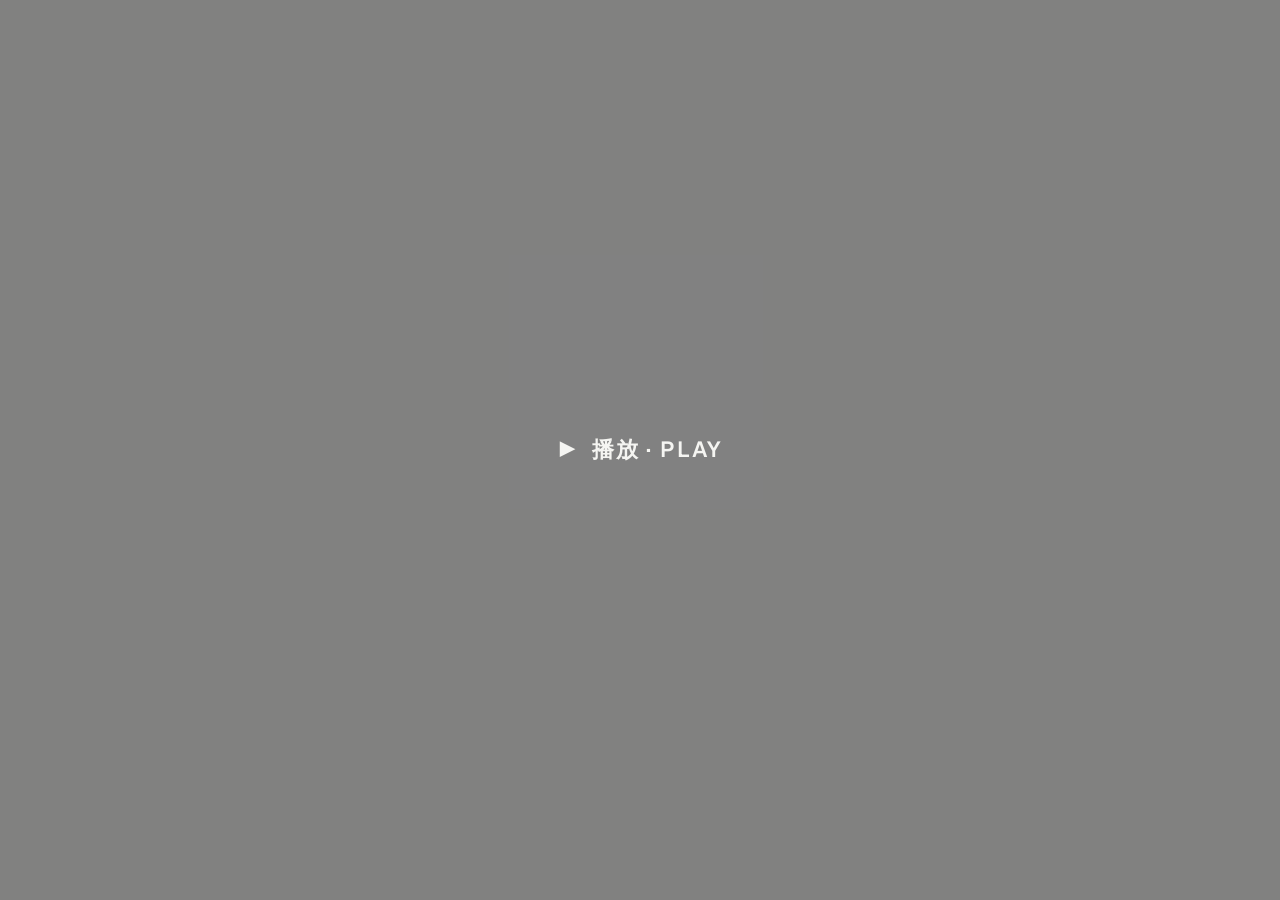
<file: claude-5-5-keynote/index.html>
<!doctype html>
<html lang="zh-CN">
<head>
<meta charset="utf-8">
<meta name="viewport" content="width=device-width, initial-scale=1">
<title>Claude 5.5 Keynote</title>
<link rel="stylesheet" href="fonts/fonts.css">
<style>
  :root {
    --paper: #f5f5f2;
    --ink: #0e0e10;
    --grey: #8b8b87;
    --grey2: #a3a39e;
    --bar1: #d4d4cf;
    --bar2: #e2e2dd;
    --opus: #ff5a1f;
    --sonnet: #2f5bff;
    --haiku: #cdf24f;
    --sans: "Geist", "Noto Sans SC", sans-serif;
    --mono: "Geist Mono", "Noto Sans SC", monospace;
  }
  html, body { margin: 0; height: 100%; background: var(--paper); overflow: hidden; }
  #stage {
    position: absolute; left: 0; top: 0; width: 1920px; height: 1080px; overflow: hidden; transform-origin: 0 0;
    background: var(--paper); color: var(--ink); font-family: var(--sans);
    -webkit-font-smoothing: antialiased; font-feature-settings: "tnum" 1;
  }
  #stage * { box-sizing: border-box; }
  .page, .layer { position: absolute; inset: 0; }
  .dot { position: absolute; border-radius: 50%; }
  .abs { position: absolute; }

  /* Masked lines: text rises out of (or leaves through) the line's own edge. Nothing in this film fades. */
  .m { display: block; overflow: hidden; padding-bottom: .1em; margin-bottom: -.1em; }
  .m > span { display: block; }

  .label { position: absolute; left: 160px; top: 136px; display: flex; align-items: center; gap: 16px;
           font: 600 30px/1 var(--sans); letter-spacing: -.01em; white-space: nowrap; }
  .label i { width: 22px; height: 22px; border-radius: 50%; display: block; }
  .label span { color: var(--grey); font-weight: 500; }

  .hl { position: absolute; left: 160px; font: 700 112px/1.1 var(--sans); letter-spacing: -.03em; white-space: nowrap; }
  .g { color: var(--grey2); }
  .en { position: absolute; left: 160px; font: 500 30px/1.45 var(--sans); color: var(--grey); letter-spacing: -.005em; white-space: nowrap; }
  .foot { position: absolute; left: 160px; top: 988px; font: 500 20px/1 var(--mono); color: var(--grey2); white-space: nowrap; }
  .cell { position: absolute; height: 64px; display: flex; align-items: center; white-space: nowrap; }
  .name { font: 600 32px/1 var(--sans); letter-spacing: -.015em; }
  .val { font: 700 44px/1 var(--sans); letter-spacing: -.03em; }
  .dim { color: var(--grey); }
  .val.dim { font-size: 36px; font-weight: 600; }
  .center { position: absolute; left: 0; right: 0; text-align: center; white-space: nowrap; }
  .center .m { display: inline-block; vertical-align: top; }

  #play { position: fixed; inset: 0; display: none; align-items: center; justify-content: center; background: rgba(14,14,16,.5);
          color: #f5f5f2; font: 600 22px "Geist", sans-serif; letter-spacing: .08em; cursor: pointer; z-index: 5; }
  body.viewer #play { display: flex; }
  body.viewer.playing #play { display: none; }
</style>
</head>
<body>
<div id="stage"></div>
<div id="play">▶&nbsp;&nbsp;播放 · PLAY</div>
<script>
// Every frame is a pure function of time: seek(t) rebuilds the stage from scratch.
// Times below are in beats (120 BPM, 1 beat = 0.5 s, 1 bar = 4 beats). tools/music.py uses the same beat numbers.
const W = 1920, H = 1080;
const BPM = 120, BEAT = 60 / BPM, BEATS = 80, DURATION = BEATS * BEAT; // 20 bars, 40 s
const stage = document.getElementById("stage");
const C = Object.fromEntries(["paper", "ink", "grey", "grey2", "bar1", "bar2", "opus", "sonnet", "haiku"]
  .map((k) => [k, getComputedStyle(document.documentElement).getPropertyValue("--" + k).trim()]));
const HAIKU_ON_PAPER = "#a9c92a"; // the lime is too pale on warm white

const clamp = (x, a = 0, b = 1) => Math.min(b, Math.max(a, x));
const seg = (p, a, b) => clamp((p - a) / (b - a));
const io3 = (t) => (t < 0.5 ? 4 * t * t * t : 1 - Math.pow(-2 * t + 2, 3) / 2);
const in3 = (t) => t * t * t;
const out3 = (t) => 1 - Math.pow(1 - t, 3);
const outExpo = (t) => (t >= 1 ? 1 : 1 - Math.pow(2, -10 * t));
const inBack = (t) => 2.7 * t * t * t - 1.7 * t * t;
// Closed-form spring (about 12% overshoot), so any frame can be computed directly.
const spring = (t) => (t <= 0 ? 0 : t >= 1 ? 1 : 1 - Math.exp(-6.5 * t) * Math.cos(9.5 * t));
const lerp = (a, b, t) => a + (b - a) * t;
const mix = (c1, c2, t) => {
  const h = (c) => [1, 3, 5].map((i) => parseInt(c.slice(i, i + 2), 16));
  const a = h(c1), b = h(c2);
  return "rgb(" + a.map((v, i) => Math.round(lerp(v, b[i], t))).join(",") + ")";
};
const far = (x, y) => Math.max(...[[0, 0], [W, 0], [0, H], [W, H]].map(([a, b]) => Math.hypot(a - x, b - y))) + 4;

// translateY (% of the line) for a masked line that rises in at beat `a` and leaves upward at beat `z`.
const ty = (b, a, z = 1e9, dIn = 1.5, dOut = 0.75) =>
  b < z ? 105 * (1 - outExpo(seg(b, a, a + dIn))) : -105 * in3(seg(b, z, z + dOut));
const line = (text, y, cls = "") =>
  Math.abs(y) >= 104.9 ? "" : `<span class="m ${cls}"><span style="transform:translateY(${y.toFixed(2)}%)">${text}</span></span>`;
const dot = (cx, cy, d, color) => d <= 0.05 ? "" :
  `<i class="dot" style="left:${(cx - d / 2).toFixed(2)}px;top:${(cy - d / 2).toFixed(2)}px;width:${d.toFixed(2)}px;height:${d.toFixed(2)}px;background:${color}"></i>`;
const ring = (cx, cy, d, color, w) => d <= 0.05 ? "" :
  `<i class="dot" style="left:${(cx - d / 2).toFixed(2)}px;top:${(cy - d / 2).toFixed(2)}px;width:${d.toFixed(2)}px;height:${d.toFixed(2)}px;box-shadow:inset 0 0 0 ${Math.min(w, d / 2).toFixed(2)}px ${color}"></i>`;
const rect = (x, y, w, h, r, color) =>
  `<i class="abs" style="left:${x.toFixed(2)}px;top:${y.toFixed(2)}px;width:${w.toFixed(2)}px;height:${h.toFixed(2)}px;border-radius:${r.toFixed(2)}px;background:${color}"></i>`;
const label = (color, name, date) => `<div class="label"><i style="background:${color}"></i>${name}<span>${date}</span></div>`;

// "Claude 5.5" is laid out once on a hidden line; each piece is then placed absolutely so it can rise on its own mask
// and the big dot can land exactly in the decimal slot.
function measureTitle(size, cy) {
  const m = document.createElement("div");
  m.innerHTML = `<div style="position:absolute;visibility:hidden;white-space:nowrap;font:700 ${size}px/1 var(--sans);letter-spacing:-.05em">` +
    `<span id="m1">Claude 5</span><span id="ms" style="display:inline-block;width:.21em"></span><span id="m2">5</span>` +
    `<span id="mb" style="display:inline-block;width:0;height:0"></span></div>`;
  stage.appendChild(m);
  const box = m.firstChild;
  box.style.left = (W - box.getBoundingClientRect().width / stageScale()) / 2 + "px";
  box.style.top = cy - size / 2 + "px";
  const s = stage.getBoundingClientRect(), k = stageScale();
  const r = (id) => { const q = m.querySelector("#" + id).getBoundingClientRect(); return { x: (q.left - s.left) / k, y: (q.top - s.top) / k, w: q.width / k, h: q.height / k, bottom: (q.bottom - s.top) / k }; };
  const out = { size, a: r("m1"), slot: r("ms"), b: r("m2") };
  const base = r("mb").bottom;
  m.remove();
  out.d = Math.round(size * 0.155);
  out.cx = out.slot.x + out.slot.w / 2;
  out.cy = base - out.d / 2;
  return out;
}
const stageScale = () => stage.getBoundingClientRect().width / W;
const titlePiece = (r, text, y, size) => Math.abs(y) >= 104.9 ? "" :
  `<div style="position:absolute;overflow:hidden;left:${r.x}px;top:${r.y}px;height:${r.h}px;font:700 ${size}px/${r.h}px var(--sans);letter-spacing:-.05em;white-space:nowrap">` +
  `<span style="display:block;transform:translateY(${y.toFixed(2)}%)">${text}</span></div>`;

// The three family dots (big / medium / small) share one row position in the hook and on the end card.
const ROW = (() => {
  const ds = [132, 92, 56], gap = 44;
  let x = W / 2 - (ds.reduce((a, b) => a + b) + gap * 2) / 2;
  return ds.map((d) => { const c = { cx: x + d / 2, d }; x += d + gap; return c; });
})();
const HOOK_Y = 452, END_Y = 250;
const LABEL_DOT = [171, 151];
const PILL = { x: 160, y: 560, w: 1060, h: 116, r: 58 };
let TB, TE; // measured title layouts (opening, end card)

/* ================================================================ scenes */

// Bars 1–4: three dots → "Claude 5.5". The big dot travels into the decimal slot and turns orange.
function sOpen(b) {
  if (b >= 16) return "";
  const p = seg(b, 8, 13); // transition A
  let h = "";
  ROW.forEach((c, i) => {
    let s = spring(seg(b, i, i + 1.4));
    if (i === 0) {
      const t = io3(seg(p, 0.15, 0.62));
      h += dot(lerp(c.cx, TB.cx, t), lerp(HOOK_Y, TB.cy, t), lerp(c.d * s, TB.d, t), mix(C.ink, C.opus, seg(p, 0.45, 0.65)));
    } else {
      s *= Math.max(0, 1 - inBack(seg(p, 0.05 + (i - 1) * 0.06, 0.3 + (i - 1) * 0.06)));
      h += dot(c.cx, HOOK_Y, c.d * s, C.ink);
    }
  });
  h += `<div class="center" style="top:590px;font:700 84px/1.1 var(--sans);letter-spacing:-.01em">${line("一个家族，三种尺寸", ty(b, 3, 8, 1.5, 1.2))}</div>`;
  h += `<div class="center" style="top:710px;font:500 32px/1.3 var(--sans);color:var(--grey)">${line("One family, three sizes", ty(b, 3.5, 8.15, 1.5, 1.2))}</div>`;
  h += titlePiece(TB.a, "Claude 5", ty(b, 10.25, 1e9, 1.65), TB.size);
  h += titlePiece(TB.b, "5", ty(b, 10.9, 1e9, 1.5), TB.size);
  const sep = `<span style="color:var(--bar1)">&nbsp;·&nbsp;</span>`;
  h += `<div class="center" style="top:720px;font:500 34px/1.3 var(--sans);color:var(--grey);letter-spacing:-.005em">` +
    line(`Opus 5.5 ${sep} Sonnet 5.5 ${sep} Haiku 5.5`, ty(b, 11.6, 1e9, 1.4)) + `</div>`;
  return h;
}

// Transition B: the decimal point floods the frame on the drop, then contracts into the Opus label dot.
function fOrange(b) {
  if (b < 14 || b >= 17.5) return "";
  if (b < 16) {
    const R = lerp(TB.d / 2, far(TB.cx, TB.cy), in3(seg(b, 14, 16)));
    return dot(TB.cx, TB.cy, R * 2, C.opus);
  }
  const R = lerp(far(...LABEL_DOT), 11, out3(seg(b, 16, 17.5)));
  return dot(LABEL_DOT[0], LABEL_DOT[1], R * 2, C.opus);
}

// One benchmark row, drawn absolutely so a bar can later turn into something else.
// grow: 0..1 bar length; nameY / valY: mask offsets. The value counts up with the bar but never back down.
function row(top, name, v, scale, color, grow, nameY, valY, dim, settled = false) {
  const w = v * scale * grow;
  let h = `<div class="cell name ${dim ? "dim" : ""}" style="left:160px;top:${top}px">${line(name, nameY)}</div>`;
  if (w > 0.5) h += rect(440, top, w, 64, Math.min(14, w / 2), color);
  h += `<div class="cell val ${dim ? "dim" : ""}" style="left:${440 + w + 28}px;top:${top}px">${line((v * (settled ? 1 : grow)).toFixed(1) + "%", valY)}</div>`;
  return h;
}
const draw = (b, a, z, dIn = 2, dOut = 0.75) => (b < z ? out3(seg(b, a, a + dIn)) : 1 - in3(seg(b, z, z + dOut)));

// Bars 5–10: Opus 5.5 (headline → chart → price), pushed out to the left at beat 39.5.
function sOpus(b) {
  if (b < 16 || b >= 41) return "";
  const ox = -W * io3(seg(b, 39.5, 41));
  let h = `<div class="page" style="transform:translateX(${ox.toFixed(1)}px)">`;
  h += label(C.opus, "Opus 5.5", "2026.09.22");
  // headline
  h += `<div class="hl" style="top:330px">${line("Fable 5.1 级的表现", ty(b, 16.6, 23))}${line("运行成本低 40%", ty(b, 17, 23.25), "g")}</div>`;
  h += `<div class="en" style="top:640px">${line("Fable 5.1-level performance on most work,", ty(b, 17.6, 23.5))}${line("at 40% lower running cost than Opus 5", ty(b, 17.75, 23.6))}</div>`;
  // chart
  if (b >= 23.5) {
    h += `<div class="abs" style="left:160px;top:286px;font:700 64px/1 var(--sans);letter-spacing:-.03em;white-space:nowrap">${line("Terminal-Bench 4.0", ty(b, 24, 31.25))}</div>`;
    h += `<div class="abs" style="left:160px;top:372px;font:500 30px/1 var(--sans);color:var(--grey);white-space:nowrap">${line("智能体编程 · Agentic coding", ty(b, 24.5, 31.25))}</div>`;
    [["Opus 5.5", 66.4, C.opus], ["Fable 5.1", 55.8, C.bar1], ["Opus 5", 52.3, C.bar2]].forEach(([n, v, c], i) => {
      const a = 25 + i * 0.5;
      h += row(500 + i * 120, n, v, 15, c, draw(b, a, 31 + (2 - i) * 0.15), ty(b, a - 0.25, 31), ty(b, a, 31), i > 0, b >= 31);
    });
  }
  // price
  if (b >= 32) {
    const strike = out3(seg(b, 33.5, 34.25));
    h += `<div class="center" style="top:300px;font:600 72px/1 var(--sans);color:var(--grey2);letter-spacing:-.03em">` +
      `<span style="position:relative;display:inline-block">${line("$5 / $25", ty(b, 32.5))}` +
      (strike > 0 ? `<i style="position:absolute;left:-12px;top:50%;height:6px;margin-top:-3px;border-radius:3px;background:var(--opus);width:calc((100% + 24px) * ${strike.toFixed(4)})"></i>` : "") +
      `</span></div>`;
    h += `<div class="center" style="top:410px;font:700 248px/1 var(--sans);letter-spacing:-.055em">${line("$4 / $20", ty(b, 34, 1e9, 1.6))}</div>`;
    h += `<div class="center" style="top:712px;font:500 34px/1.3 var(--sans);color:var(--grey)">${line("每百万 tokens · 输入 / 输出", ty(b, 34.75))}</div>`;
    h += `<div class="center" style="top:762px;font:500 26px/1.3 var(--sans);color:var(--grey2)">${line("per million tokens, input / output", ty(b, 35.25))}</div>`;
  }
  h += `<div class="foot">${line("对比 Opus 5 · max effort · 来源 anthropic.com/claude-opus-5-5", ty(b, 18))}</div>`;
  return h + `</div>`;
}

// Bars 11–14: Sonnet 5.5, pushed in from the right. Its blue bar becomes the black prompt bar,
// and the prompt bar floods the frame to start the breakdown.
function sSonnet(b) {
  if (b < 39.5 || b >= 56) return "";
  const ox = W * (1 - io3(seg(b, 39.5, 41)));
  let h = `<div class="page" style="transform:translateX(${ox.toFixed(1)}px)">`;
  h += label(C.sonnet, "Sonnet 5.5", "2026.09.28");
  h += `<div class="hl" style="top:250px;font-size:104px">${line("编程跑分超过 Opus 5.5", ty(b, -9, 46.5))}${line("价格只要一半", ty(b, -9, 46.75), "g")}</div>`;
  h += `<div class="abs" style="left:160px;top:560px;font:500 28px/1 var(--sans);color:var(--grey);white-space:nowrap">${line("Terminal-Bench 4.0", ty(b, -9, 46.5))}</div>`;
  // head-to-head; the Sonnet bar is morphed separately from beat 47
  const g0 = out3(seg(b, 41, 43));
  if (b < 47) h += row(620, "Sonnet 5.5", 70.6, 14, C.sonnet, g0, ty(b, -9, 46.5), ty(b, 41, 46.5), false);
  else h += `<div class="cell name" style="left:160px;top:620px">${line("Sonnet 5.5", ty(b, -9, 46.5))}</div>`;
  h += row(730, "Opus 5.5", 66.4, 14, C.bar1, draw(b, 41.5, 46.5), ty(b, -9, 46.5), ty(b, 41.5, 46.5), true, b >= 46.5);
  h += `<div class="foot">${line("$2 / $10 vs $4 / $20 每百万 tokens · 来源 anthropic.com/claude-sonnet-5-5", ty(b, -9, 46.5))}</div>`;
  h += `<div class="foot">${line("来源 anthropic.com/claude-sonnet-5-5", ty(b, 48))}</div>`;

  // Pokémon
  h += `<div class="hl" style="top:250px;font-size:104px">${line("只看截图", ty(b, 48))}${line("通关《宝可梦 红》", ty(b, 48.4), "g")}</div>`;
  for (let i = 0; i < 8; i++) h += dot(182 + i * 64, 772, 44 * spring(seg(b, 49.5 + i * 0.5, 50.9 + i * 0.5)), C.sonnet);
  h += `<div class="abs" style="left:700px;top:756px;font:600 32px/1 var(--sans);letter-spacing:-.01em;white-space:nowrap">` +
    line(`8 / 8 <span style="color:var(--grey);font-weight:500">道馆徽章 · gym badges</span>`, ty(b, 53.5)) + `</div>`;
  h += `<div class="en" style="top:850px">${line("The first Sonnet model to beat Pokémon Red working only from screenshots", ty(b, 54))}</div>`;

  // bar → prompt bar → full-frame black
  if (b >= 47) {
    const m = io3(seg(b, 47, 48.5)), f = in3(seg(b, 55, 56));
    const bar = { x: 440, y: 620, w: 70.6 * 14 * g0, h: 64, r: 14 };
    const full = { x: -60, y: -60, w: W + 120, h: H + 120, r: 0 };
    const k = (key) => lerp(lerp(bar[key], PILL[key], m), full[key], f);
    h += rect(k("x"), k("y"), k("w"), k("h"), k("r"), mix(C.sonnet, C.ink, m));
    // prompt text and send button, both gone before the flood
    h += `<div class="abs" style="left:212px;top:${PILL.y}px;height:${PILL.h}px;display:flex;align-items:center;font:500 34px/1 var(--sans);color:#f5f5f2;letter-spacing:-.01em;white-space:nowrap">` +
      line("Play Pokémon Red, screenshots only", ty(b, 49, 54.75, 1.5, 0.5)) + `</div>`;
    const s = spring(seg(b, 48.5, 49.9)) * Math.max(0, 1 - inBack(seg(b, 54.75, 55.25)));
    if (s > 0.001) {
      const cx = PILL.x + PILL.w - 18 - 40, cy = PILL.y + PILL.h / 2;
      h += `<div class="abs" style="left:${cx - 40}px;top:${cy - 40}px;width:80px;height:80px;border-radius:50%;background:var(--sonnet);` +
        `display:flex;align-items:center;justify-content:center;transform:scale(${s.toFixed(4)})">` +
        `<svg width="34" height="34" viewBox="0 0 24 24" fill="none" stroke="#fff" stroke-width="2.6" stroke-linecap="round" stroke-linejoin="round"><path d="M12 19V5M5.5 11.5 12 5l6.5 6.5"/></svg></div>`;
    }
  }
  return h + `</div>`;
}

// Bars 15–16: breakdown on black. At beat 62.5 the black contracts toward the Haiku spot on the end card.
const HAIKU_END = [ROW[2].cx, END_Y];
function sHaiku(b) {
  if (b < 56 || b >= 64.25) return "";
  const c = io3(seg(b, 62.5, 63.75));
  const R = b < 63.75 ? lerp(far(...HAIKU_END), 28, c) : lerp(28, 0, in3(seg(b, 63.75, 64.25)));
  let h = `<div class="layer" style="background:var(--ink);clip-path:circle(${R.toFixed(2)}px at ${HAIKU_END[0]}px ${HAIKU_END[1]}px)">`;
  h += `<div class="center" style="top:420px;font:700 200px/1 var(--sans);letter-spacing:-.05em;color:var(--paper)">${line("Haiku 5.5", ty(b, 57, 1e9, 1.6))}</div>`;
  h += `<div class="center" style="top:680px;font:500 38px/1.3 var(--sans);color:#a3a39e">${line("为高并发、低成本而生 · 未来几周内", ty(b, 58))}</div>`;
  h += `<div class="center" style="top:740px;font:500 28px/1.3 var(--sans);color:#6c6c69">${line("Built for high-volume, cost-sensitive work · in the coming weeks", ty(b, 58.5))}</div>`;
  return h + `</div>`;
}

// The Haiku ring survives the contraction and becomes the third dot of the end card.
function haikuRing(b) {
  if (b < 56.5) return "";
  const s = spring(seg(b, 56.5, 57.9));
  const c = io3(seg(b, 62.5, 63.75));
  return ring(lerp(960, HAIKU_END[0], c), lerp(330, HAIKU_END[1], c), lerp(64, 56, c) * s, mix(C.haiku, HAIKU_ON_PAPER, c), 6);
}

// Bars 17–20: end card.
function sEnd(b) {
  if (b < 62.5) return "";
  let h = dot(ROW[0].cx, END_Y, ROW[0].d * spring(seg(b, 64, 65.4)), C.opus);
  h += dot(ROW[1].cx, END_Y, ROW[1].d * spring(seg(b, 65, 66.4)), C.sonnet);
  h += titlePiece(TE.a, "Claude 5", ty(b, 66, 1e9, 1.6), TE.size) + titlePiece(TE.b, "5", ty(b, 66.3), TE.size);
  h += dot(TE.cx, TE.cy, TE.d * spring(seg(b, 66.8, 68)), C.ink);
  h += `<div class="center" style="top:640px;font:600 48px/1.2 var(--sans);letter-spacing:-.01em;color:var(--grey)">${line("挑一个尺寸，开始构建", ty(b, 67.5))}</div>`;
  h += `<div class="center" style="top:740px;font:500 26px/1 var(--mono);color:var(--grey);white-space:pre">` +
    line(`claude-opus-5-5     claude-sonnet-5-5     <span style="font-family:var(--sans)">Haiku 5.5 即将推出</span>`, ty(b, 68.5)) + `</div>`;
  h += `<div class="center" style="top:957px;font:500 19px/1.6 var(--sans);color:var(--grey2)">${line("非官方致敬短片，与 Anthropic 无关联 · 数据来自 anthropic.com（2026 年 9 月）", ty(b, 69.5))}</div>`;
  h += `<div class="center" style="top:987px;font:500 19px/1.6 var(--sans);color:var(--grey2)">${line("Unofficial fan tribute, not affiliated with Anthropic", ty(b, 69.75))}</div>`;
  return h;
}

function seek(t) {
  const b = clamp(t, 0, DURATION - 1e-6) / BEAT;
  stage.innerHTML = sOpen(b) + sOpus(b) + sSonnet(b) + fOrange(b) + sEnd(b) + sHaiku(b) + haikuRing(b);
}
window.seek = seek;
window.DURATION = DURATION;

// ---------- browser viewer (not used when rendering) ----------
const params = new URLSearchParams(location.search);
// Nothing is on stage yet, so document.fonts.ready alone would resolve before Geist is fetched and the title
// would be measured with a fallback font. Load the faces explicitly first.
window.fontsReady = Promise.all([
  document.fonts.load('700 100px "Geist"', "Claude 5.5"),
  document.fonts.load('500 100px "Geist"', "Opus"),
  document.fonts.load('700 100px "Noto Sans SC"', "一"),
  document.fonts.load('500 100px "Noto Sans SC"', "一"),
  document.fonts.load('500 20px "Geist Mono"', "claude"),
]).then(() => document.fonts.ready).then(() => {
  TB = measureTitle(272, 500);
  TE = measureTitle(176, 488);
  seek(Number(params.get("t") || 0));
});
if (!params.has("render")) {
  document.body.classList.add("viewer");
  const fit = () => {
    const s = Math.min(innerWidth / W, innerHeight / H);
    stage.style.transform = `scale(${s})`;
    stage.style.left = (innerWidth - W * s) / 2 + "px";
    stage.style.top = (innerHeight - H * s) / 2 + "px";
  };
  addEventListener("resize", fit); fit();
  const audio = new Audio("music.m4a");
  let t0 = null;
  const loop = (now) => {
    if (t0 === null) return;
    const t = audio.readyState >= 2 && !audio.paused ? audio.currentTime : (now - t0) / 1000;
    seek(t);
    if (t < DURATION) requestAnimationFrame(loop); else { document.body.classList.remove("playing"); t0 = null; }
  };
  document.getElementById("play").addEventListener("click", () => {
    document.body.classList.add("playing");
    audio.currentTime = 0; audio.play().catch(() => {});
    t0 = performance.now(); requestAnimationFrame(loop);
  });
}
</script>
</body>
</html>
</file>
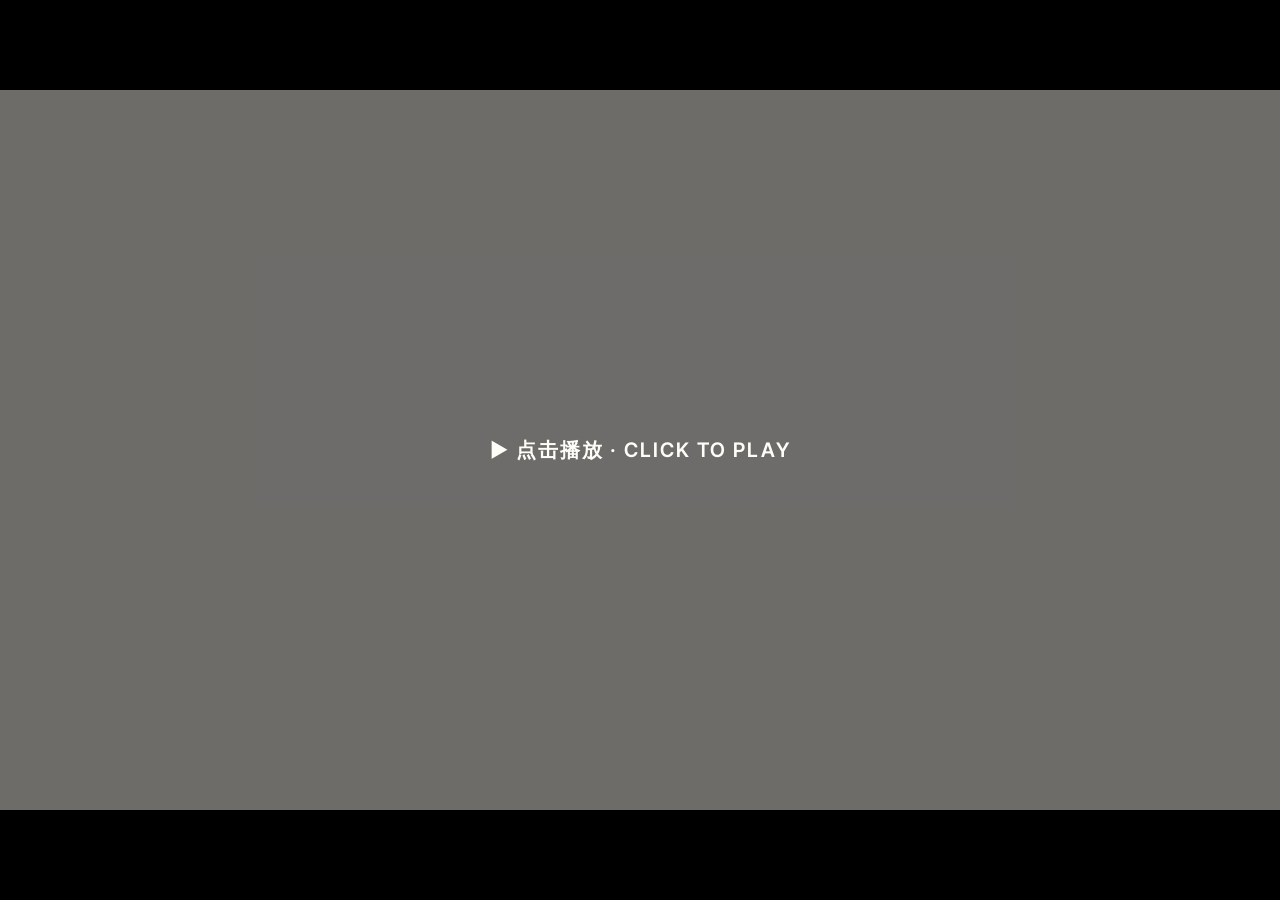
<file: claude-5-5/index.html>
<!doctype html>
<html lang="zh-CN">
<head>
<meta charset="utf-8">
<meta name="viewport" content="width=device-width, initial-scale=1">
<title>Claude 5.5 家族</title>
<link rel="stylesheet" href="fonts/fonts.css">
<style>
  :root {
    --paper: #f3f0ea;
    --ink: #141210;
    --white: #fffdf8;
    --opus: #ec5b2e;
    --sonnet: #2546e8;
    --haiku: #cfef46;
    --lcd: #9bbc0f;
    --lcd-dark: #0f380f;
    --fg: var(--ink);
    --disp: "Inter Tight", "Noto Sans SC", sans-serif;
    --zh: "Noto Sans SC", "Inter Tight", sans-serif;
    --mono: "JetBrains Mono", "Noto Sans SC", monospace;
  }
  * { box-sizing: border-box; margin: 0; padding: 0; }
  html, body { width: 100%; height: 100%; background: #000; overflow: hidden; }
  #stage {
    position: absolute; left: 0; top: 0; width: 1920px; height: 1080px; overflow: hidden;
    background: var(--paper); color: var(--ink); transform-origin: 0 0; font-family: var(--zh);
    -webkit-font-smoothing: antialiased; text-rendering: geometricPrecision;
  }
  .abs { position: absolute; }
  .world { position: absolute; inset: 0; visibility: hidden; }
  #w-opus { background: var(--opus); }
  #w-sonnet { background: var(--sonnet); }
  #w-haiku { background: var(--haiku); }
  #w-end { background: var(--paper); }
  .scene { position: absolute; inset: 0; display: none; }
  .m { position: absolute; overflow: hidden; padding: 0 .06em .08em 0; }
  .m > * { display: block; }
  [data-fx] { will-change: transform, opacity; }

  /* type scale */
  .giant { font: 900 290px/0.92 var(--disp); letter-spacing: -0.05em; white-space: nowrap; }
  .zh-xl { font: 900 72px/1.2 var(--zh); letter-spacing: .02em; }
  .zh-l { font: 700 54px/1.3 var(--zh); letter-spacing: .02em; }
  .zh-m { font: 700 40px/1.35 var(--zh); }
  .zh-s { font: 500 26px/1.4 var(--zh); }
  .en-l { font: 600 34px/1.3 var(--disp); letter-spacing: -0.01em; }
  .en-m { font: 500 27px/1.35 var(--disp); }
  .mono { font: 500 24px/1.3 var(--mono); letter-spacing: .04em; white-space: pre; }
  .num { font-variant-numeric: tabular-nums; }

  /* HUD */
  #hud { position: absolute; inset: 0; color: var(--fg); pointer-events: none; }
  #hud-tl { left: 96px; top: 58px; font: 700 20px var(--mono); letter-spacing: .16em; white-space: pre; }
  #hud-tl span { font-weight: 500; opacity: .7; }
  #hud-tr { right: 96px; top: 58px; font: 500 17px var(--mono); letter-spacing: .14em; opacity: .7; }
  #hud-beats { left: 96px; bottom: 56px; display: flex; gap: 8px; }
  #hud-beats i { width: 14px; height: 14px; border: 2px solid currentColor; }
  #hud-beats i.on { background: currentColor; }
  #hud-prog { left: 200px; right: 340px; bottom: 62px; height: 2px; background: currentColor; opacity: .18; }
  #hud-fill { left: 200px; bottom: 62px; height: 2px; width: 0; background: currentColor; }
  #hud-bar { right: 96px; bottom: 52px; font: 500 18px var(--mono); letter-spacing: .14em; white-space: pre; }

  /* S0 */
  .dot { position: absolute; border-radius: 50%; visibility: hidden; }
  #f-opus { background: var(--opus); } #f-sonnet { background: var(--sonnet); } #f-haiku { background: var(--haiku); }
  .word .zh { font: 900 300px/1.1 var(--zh); letter-spacing: .02em; white-space: nowrap; }
  .word .en { font: 900 150px/1 var(--disp); letter-spacing: -0.04em; }
  #t55 { left: 0; right: 0; top: 150px; text-align: center; font: 900 600px/1 var(--disp); letter-spacing: -0.06em; }
  #t55 i { display: inline-block; width: .2em; height: .2em; border-radius: 50%; margin: 0 .04em 0 .06em; vertical-align: 0; }

  /* S1 lineup */
  .rule { position: absolute; width: 2px; background: var(--ink); opacity: .14; }
  .col { position: absolute; top: 0; width: 560px; height: 1080px; }
  .col .ball { position: absolute; left: 48px; border-radius: 50%; }
  .col .name { position: absolute; left: 48px; top: 516px; font: 800 92px/1 var(--disp); letter-spacing: -0.04em; white-space: nowrap; }
  .col .stat { position: absolute; left: 50px; top: 644px; font: 500 21px var(--mono); letter-spacing: .06em; white-space: pre; }
  .col .rz { position: absolute; left: 48px; top: 700px; font: 700 40px/1.3 var(--zh); }
  .col .re { position: absolute; left: 50px; top: 762px; width: 440px; font: 500 26px/1.35 var(--disp); opacity: .75; }
  #soon {
    left: 1290px; top: 360px; padding: 10px 22px 12px; border: 5px solid var(--ink); color: var(--ink);
    font: 900 44px/1 var(--disp); letter-spacing: .06em; white-space: nowrap; background: var(--paper);
  }
  #soon small { display: block; margin-top: 6px; font: 700 22px var(--zh); letter-spacing: .3em; }

  /* charts */
  .grp { position: absolute; top: 360px; width: 540px; }
  .grp h3 { font: 800 40px/1.1 var(--disp); letter-spacing: -0.02em; white-space: nowrap; }
  .grp h4 { margin-top: 8px; font: 500 24px var(--zh); opacity: .8; }
  .row { position: absolute; left: 0; width: 540px; height: 70px; }
  .row .lab { position: absolute; left: 0; top: 0; font: 500 19px var(--mono); letter-spacing: .05em; }
  .row .bar { position: absolute; left: 0; top: 28px; height: 34px; background: var(--ink); transform-origin: 0 50%; }
  .row .bar.dim { opacity: .28; }
  .row .val { position: absolute; top: 22px; font: 800 38px/1 var(--disp); letter-spacing: -0.02em; }

  /* race */
  .lane { position: absolute; left: 120px; width: 1680px; height: 46px; }
  .lane .lab { position: absolute; left: 0; top: 8px; font: 500 22px var(--mono); white-space: pre; }
  .lane .track { position: absolute; left: 380px; right: 0; top: 0; height: 46px; border: 3px solid var(--ink); }
  .lane .fill { position: absolute; left: 0; top: 0; bottom: 0; width: 100%; background: var(--ink); transform-origin: 0 50%; }
  .lane .fill.dim { opacity: .3; }
  .lane .done { position: absolute; right: 18px; top: 2px; font: 800 28px var(--disp); color: var(--white); }

  /* price */
  .prow { position: absolute; left: 120px; width: 1680px; height: 120px; }
  .prow .pl { position: absolute; left: 0; top: 26px; font: 700 40px var(--zh); }
  .prow .pl small { display: block; margin-top: 2px; font: 500 20px var(--mono); letter-spacing: .1em; opacity: .7; }
  .prow .old { position: absolute; left: 520px; top: 14px; font: 700 88px/1 var(--disp); opacity: .5; letter-spacing: -0.03em; }
  .prow .old .st { position: absolute; left: -8px; right: -8px; top: 46px; height: 8px; background: var(--ink); transform-origin: 0 50%; }
  .prow .arr { position: absolute; left: 900px; top: 20px; font: 500 72px/1 var(--disp); }
  .prow .new { position: absolute; left: 1040px; top: 0; font: 900 120px/1 var(--disp); letter-spacing: -0.04em; color: var(--white); }

  /* head to head */
  .hrow { position: absolute; left: 120px; width: 1680px; height: 108px; border-top: 2px solid rgba(255,253,248,.22); }
  .hrow .hl { position: absolute; left: 0; top: 22px; font: 700 40px/1.1 var(--disp); white-space: nowrap; }
  .hrow .hl small { display: block; margin-top: 6px; font: 500 22px var(--zh); opacity: .75; }
  .hrow .v1, .hrow .v2 { position: absolute; top: 20px; font: 900 66px/1 var(--disp); letter-spacing: -0.03em; white-space: nowrap; }
  .hrow .v1 { left: 820px; } .hrow .v2 { left: 1300px; opacity: .6; }
  .hrow .win { color: var(--haiku); }
  .tag {
    padding: 12px 26px 14px; background: var(--haiku); color: var(--ink);
    font: 900 40px/1 var(--disp); letter-spacing: .02em; white-space: nowrap;
  }

  /* LCD */
  #lcd { left: 120px; top: 230px; width: 600px; height: 560px; border-radius: 34px 34px 90px 34px; background: rgba(255,253,248,.14); }
  #lcd .scr { position: absolute; left: 50px; top: 50px; width: 500px; height: 420px; background: var(--lcd); border-radius: 6px; overflow: hidden; }
  .badge, .badge::before, .badge b { clip-path: polygon(30% 0, 70% 0, 100% 30%, 100% 70%, 70% 100%, 30% 100%, 0 70%, 0 30%); }
  .badge { position: absolute; width: 72px; height: 72px; background: var(--lcd-dark); }
  .badge::before { content: ""; position: absolute; inset: 6px; background: var(--lcd); }
  .badge b { position: absolute; inset: 14px; background: var(--lcd-dark); visibility: hidden; }
  #clear { position: absolute; left: 90px; top: 268px; }

  /* haiku */
  .outline { color: var(--haiku); letter-spacing: -0.03em; text-shadow: 5.00px 0.00px 0 var(--ink), 4.62px 1.91px 0 var(--ink), 3.54px 3.54px 0 var(--ink), 1.91px 4.62px 0 var(--ink), 0.00px 5.00px 0 var(--ink), -1.91px 4.62px 0 var(--ink), -3.54px 3.54px 0 var(--ink), -4.62px 1.91px 0 var(--ink), -5.00px 0.00px 0 var(--ink), -4.62px -1.91px 0 var(--ink), -3.54px -3.54px 0 var(--ink), -1.91px -4.62px 0 var(--ink), -0.00px -5.00px 0 var(--ink), 1.91px -4.62px 0 var(--ink), 3.54px -3.54px 0 var(--ink), 4.62px -1.91px 0 var(--ink); }
  #load { left: 120px; top: 840px; width: 1240px; height: 40px; border: 4px solid var(--ink); }
  #load-fill { position: absolute; left: 0; top: 0; bottom: 0; width: 100%; background: var(--ink); transform-origin: 0 50%; }
  .caret { display: inline-block; width: .55em; height: 1em; background: currentColor; vertical-align: -.15em; margin-left: .2em; }

  /* finale */
  #lock { left: 0; right: 0; top: 440px; text-align: center; font: 900 230px/1 var(--disp); letter-spacing: -0.05em; }
  .flab { position: absolute; top: 412px; font: 600 18px var(--mono); letter-spacing: .2em; transform: translateX(-50%); visibility: hidden; }

  #fade { position: absolute; inset: 0; background: var(--paper); opacity: 0; pointer-events: none; }
  #play { position: fixed; inset: 0; display: none; align-items: center; justify-content: center; background: rgba(0,0,0,.55); color: #fffdf8; font: 600 20px "Inter Tight", sans-serif; letter-spacing: .1em; cursor: pointer; z-index: 5; }
  body.viewer #play { display: flex; }
  body.viewer.playing #play { display: none; }
</style>
</head>
<body>
<div id="stage">
  <div id="w-opus" class="world"></div>
  <div id="w-sonnet" class="world"></div>
  <div id="w-haiku" class="world"></div>
  <div id="w-end" class="world"></div>

  <!-- ===== S0a · three dots (beats 0–8) ===== -->
  <section class="scene" data-in="0" data-out="8">
    <div class="abs mono" style="left:0;right:0;top:330px;text-align:center;opacity:.7" data-fx="fade" data-in="1">2026 · 09        CLAUDE 5.5</div>
  </section>

  <!-- ===== S0b · four words (beats 8–16) ===== -->
  <section class="scene word" data-in="8" data-out="10" style="background:var(--opus)">
    <div class="abs zh" style="left:104px;top:190px" data-fx="slam" data-in="8">更聪明</div>
    <div class="abs en" style="left:120px;top:600px" data-fx="slide" data-in="8.25" data-dx="-160">SMARTER</div>
  </section>
  <section class="scene word" data-in="10" data-out="12" style="background:var(--sonnet);color:var(--white)">
    <div class="abs zh" style="right:104px;top:190px" data-fx="slam" data-in="10">更快</div>
    <div class="abs en" style="right:120px;top:600px" data-fx="slide" data-in="10.25" data-dx="160">FASTER</div>
  </section>
  <section class="scene word" data-in="12" data-out="14" style="background:var(--haiku)">
    <div class="abs zh" style="left:104px;top:190px" data-fx="slam" data-in="12">更省</div>
    <div class="abs en" style="left:120px;top:600px" data-fx="slide" data-in="12.25" data-dx="-160">CHEAPER</div>
  </section>
  <section class="scene word" data-in="14" data-out="16" style="background:var(--ink);color:var(--paper)">
    <div class="abs zh" style="right:104px;top:190px" data-fx="slam" data-in="14">更安全</div>
    <div class="abs en" style="right:120px;top:600px" data-fx="slide" data-in="14.25" data-dx="160">SAFER</div>
  </section>

  <!-- ===== S0c · title (beats 16–24) ===== -->
  <section class="scene" data-in="16" data-out="24">
    <div class="m" style="left:0;right:0;top:118px;text-align:center"><div class="en-l" style="font:800 96px/1.05 var(--disp);letter-spacing:-0.03em" data-fx="rise" data-in="16.5">Claude</div></div>
    <div id="t55" class="abs" data-fx="slam" data-in="16" data-drift="0.012">5<i id="tdot"></i>5</div>
    <div class="m" style="left:0;right:0;top:812px;text-align:center"><div class="zh-l" data-fx="rise" data-in="20">三个尺寸，一个家族</div></div>
    <div class="m" style="left:0;right:0;top:892px;text-align:center"><div class="en-l" style="opacity:.7" data-fx="rise" data-in="20.5">Three sizes. One family.</div></div>
  </section>

  <!-- ===== S1 · lineup (beats 24–36) ===== -->
  <section class="scene" data-in="24" data-out="36">
    <div class="rule" style="left:680px;top:250px;height:640px" data-fx="grow-y" data-in="24"></div>
    <div class="rule" style="left:1240px;top:250px;height:640px" data-fx="grow-y" data-in="24.25"></div>
    <div class="col" style="left:120px" data-fx="rise-in" data-in="24">
      <div class="ball" style="top:280px;width:200px;height:200px;background:var(--opus)"></div>
      <div class="name">Opus 5.5</div>
      <div class="stat">2026.09.22  ●  已发布 AVAILABLE</div>
      <div class="rz">复杂工作，审慎判断</div>
      <div class="re">Complex work, careful judgment</div>
    </div>
    <div class="col" style="left:680px" data-fx="rise-in" data-in="25">
      <div class="ball" style="top:330px;width:150px;height:150px;background:var(--sonnet)"></div>
      <div class="name">Sonnet 5.5</div>
      <div class="stat">2026.09.28  ●  已发布 AVAILABLE</div>
      <div class="rz">日常任务，更快更省</div>
      <div class="re">Everyday work, faster, for less</div>
    </div>
    <div class="col" style="left:1240px" data-fx="rise-in" data-in="26">
      <div class="ball" style="top:380px;width:100px;height:100px;background:var(--haiku)"></div>
      <div class="name" style="opacity:.45">Haiku 5.5</div>
      <div class="stat">未来几周  ○  即将推出 SOON</div>
      <div class="rz">高并发，低成本</div>
      <div class="re">High volume, cost-sensitive</div>
    </div>
    <div id="soon" class="abs" data-fx="stamp" data-in="28">COMING SOON<small>即将推出</small></div>
  </section>

  <!-- ===== S2 · OPUS 5.5 (beats 36–88) ===== -->
  <!-- 2a title -->
  <section class="scene" data-in="36" data-out="44">
    <div class="abs giant" style="left:100px;top:150px" data-fx="slam" data-in="36" data-drift="0.01">Opus 5.5</div>
    <div class="abs mono" style="left:120px;top:500px;font-size:28px" data-fx="type" data-in="37" data-cps="40">2026.09.22  —  claude-opus-5-5</div>
    <div class="m" style="left:120px;top:620px"><div class="zh-xl" data-fx="rise" data-in="38">Claude 5.5 家族的第一个模型</div></div>
    <div class="m" style="left:120px;top:724px"><div class="en-l" data-fx="rise" data-in="38.5">The first model in the Claude 5.5 family.</div></div>
  </section>
  <!-- 2b performance & cost -->
  <section class="scene" data-in="44" data-out="52">
    <div class="abs mono" style="left:120px;top:170px" data-fx="fade" data-in="44">性能 / PERFORMANCE</div>
    <div class="m" style="left:120px;top:218px"><div style="font:900 110px/1.1 var(--zh);letter-spacing:-0.01em" data-fx="rise" data-in="44">Fable 5.1 级的表现</div></div>
    <div class="m" style="left:120px;top:352px"><div class="en-l" data-fx="rise" data-in="44.5">Performs at the level of Fable 5.1 on most work.</div></div>
    <div class="abs giant num" style="left:96px;top:500px;font-size:330px;color:var(--white)" data-fx="slam" data-in="48">−<span data-fx="count" data-in="48" data-from="0" data-to="40" data-dur="0.9">0</span>%</div>
    <div class="m" style="left:1080px;top:590px"><div class="zh-l" data-fx="rise" data-in="49">运行成本<br>比 Opus 5 低 40%</div></div>
    <div class="m" style="left:1080px;top:740px"><div class="en-m" data-fx="rise" data-in="49.5">Costs 40% less to run than Opus 5.</div></div>
  </section>
  <!-- 2c benchmarks -->
  <section class="scene" data-in="52" data-out="64">
    <div class="m" style="left:120px;top:150px"><div class="zh-xl" data-fx="rise" data-in="52">关键跑分</div></div>
    <div class="m" style="left:120px;top:248px"><div class="en-l" data-fx="rise" data-in="52.5">Key benchmarks · Opus 5.5 vs. Fable 5.1 vs. Opus 5</div></div>
    <div class="grp" style="left:120px" data-g="53">
      <h3>Terminal-Bench 4.0</h3><h4>智能体编程 · Agentic coding</h4>
      <div class="row" style="top:120px" data-v="66.4" data-lab="Opus 5.5"></div>
      <div class="row" style="top:210px" data-v="55.8" data-lab="Fable 5.1"></div>
      <div class="row" style="top:300px" data-v="52.3" data-lab="Opus 5"></div>
    </div>
    <div class="grp" style="left:700px" data-g="55">
      <h3>OSWorld 2.1</h3><h4>操作电脑 · Computer use</h4>
      <div class="row" style="top:120px" data-v="81.8" data-lab="Opus 5.5"></div>
      <div class="row" style="top:210px" data-v="80.7" data-lab="Fable 5.1"></div>
      <div class="row" style="top:300px" data-v="74.0" data-lab="Opus 5"></div>
    </div>
    <div class="grp" style="left:1280px" data-g="57">
      <h3>Humanity’s Last Exam</h3><h4>多学科推理（含工具）· With tools</h4>
      <div class="row" style="top:120px" data-v="67.7" data-lab="Opus 5.5"></div>
      <div class="row" style="top:210px" data-v="65.6" data-lab="Fable 5.1"></div>
      <div class="row" style="top:300px" data-v="63.6" data-lab="Opus 5"></div>
    </div>
    <div class="abs mono" style="left:120px;top:870px;font-size:18px;opacity:.75" data-fx="fade" data-in="58">数据来源：Anthropic 发布页 2026.09.22 · max effort    SOURCE: ANTHROPIC.COM</div>
  </section>
  <!-- 2d speed -->
  <section class="scene" data-in="64" data-out="72">
    <div class="abs giant num" style="left:96px;top:130px;font-size:300px;color:var(--white)" data-fx="slam" data-in="64">+<span data-fx="count" data-in="64" data-from="0" data-to="30" data-dur="0.8">0</span>%</div>
    <div class="m" style="left:1000px;top:190px"><div class="zh-l" data-fx="rise" data-in="65">输出速度<br>比 Opus 5 快 30% 以上</div></div>
    <div class="m" style="left:1000px;top:340px"><div class="en-m" data-fx="rise" data-in="65.5">Generates output 30%+ faster than Opus 5.</div></div>
    <div class="lane" style="top:560px" data-fx="fade" data-in="65.5"><div class="lab">Opus 5</div><div class="track"><div class="fill dim" data-race="66,2.4"></div></div></div>
    <div class="lane" style="top:650px" data-fx="fade" data-in="65.5"><div class="lab">Opus 5.5</div><div class="track"><div class="fill" data-race="66,1.85"></div><div class="done" data-fx="pop" data-in="69.95">✓</div></div></div>
    <div class="lane" style="top:740px" data-fx="fade" data-in="65.5"><div class="lab">Opus 5.5  Fast</div><div class="track"><div class="fill" data-race="66,0.74"></div><div class="done" data-fx="pop" data-in="67.6">2.5×</div></div></div>
    <div class="m" style="left:500px;top:820px"><div class="zh-s" data-fx="rise" data-in="68">快速模式：最高 2.5 倍速度 · Fast mode: up to 2.5× speed</div></div>
    <div class="abs mono" style="left:1580px;top:510px;font-size:17px;opacity:.7" data-fx="fade" data-in="66">示意 ILLUSTRATIVE</div>
  </section>
  <!-- 2e price -->
  <section class="scene" data-in="72" data-out="80">
    <div class="m" style="left:120px;top:150px"><div class="zh-xl" data-fx="rise" data-in="72">更低的价格</div></div>
    <div class="m" style="left:120px;top:248px"><div class="en-l" data-fx="rise" data-in="72.5">Price per million tokens, vs. Opus 5</div></div>
    <div class="prow" style="top:380px" data-fx="fade" data-in="73">
      <div class="pl">输入<small>INPUT</small></div>
      <div class="old">$5<div class="st" data-fx="strike" data-in="73.5"></div></div><div class="arr">→</div>
      <div class="new" data-fx="slam" data-in="74">$4</div>
    </div>
    <div class="prow" style="top:540px" data-fx="fade" data-in="75">
      <div class="pl">输出<small>OUTPUT</small></div>
      <div class="old">$25<div class="st" data-fx="strike" data-in="75.5"></div></div><div class="arr">→</div>
      <div class="new" data-fx="slam" data-in="76">$20</div>
    </div>
    <div class="prow" style="top:700px" data-fx="fade" data-in="77">
      <div class="pl">缓存读取<small>CACHE READS</small></div>
      <div class="old">$0.50<div class="st" data-fx="strike" data-in="77.5"></div></div><div class="arr">→</div>
      <div class="new" data-fx="slam" data-in="78">$0.20</div>
    </div>
  </section>
  <!-- 2f safety -->
  <section class="scene" data-in="80" data-out="88">
    <div class="abs mono" style="left:120px;top:170px" data-fx="fade" data-in="80">安全 / SAFETY</div>
    <div class="abs giant num" style="left:96px;top:205px;font-size:300px;color:var(--white)" data-fx="slam" data-in="80">~<span data-fx="count" data-in="80" data-from="0" data-to="2000" data-dur="1.0">0</span></div>
    <div class="m" style="left:120px;top:540px"><div class="zh-l" data-fx="rise" data-in="81">个场景的自动化行为审计中，</div></div>
    <div class="m" style="left:120px;top:614px"><div class="zh-l" data-fx="rise" data-in="81.5">几乎每一项不当行为指标，都优于近期所有 Claude 模型。</div></div>
    <div class="m" style="left:120px;top:730px;width:1440px"><div class="en-m" data-fx="rise" data-in="82.5">Across nearly 2,000 scenarios in an automated behavioral audit, it scored better than any recent Claude model on nearly every measure of misaligned behavior.</div></div>
    <div class="dot" style="left:1625px;top:805px;width:150px;height:150px;background:var(--sonnet)" data-fx="pop" data-in="86"></div>
  </section>

  <!-- ===== S3 · SONNET 5.5 (beats 88–124) ===== -->
  <section class="scene" data-in="88" data-out="96" style="color:var(--white)">
    <div class="abs giant" style="left:100px;top:150px" data-fx="slam" data-in="88" data-drift="0.01">Sonnet 5.5</div>
    <div class="abs mono" style="left:120px;top:500px;font-size:28px" data-fx="type" data-in="89" data-cps="40">2026.09.28  —  claude-sonnet-5-5</div>
    <div class="m" style="left:120px;top:620px"><div class="zh-xl" data-fx="rise" data-in="90">家族第二位，为日常工作而生</div></div>
    <div class="m" style="left:120px;top:724px"><div class="en-l" data-fx="rise" data-in="90.5">The second of the family, built for everyday work.</div></div>
  </section>
  <section class="scene" data-in="96" data-out="104" style="color:var(--white)">
    <div class="abs giant num" style="left:96px;top:240px;font-size:250px" data-fx="slam" data-in="96"><span data-fx="count" data-in="96" data-from="0" data-to="30" data-dur="0.7">0</span>%+</div>
    <div class="m" style="left:120px;top:540px"><div class="zh-l" data-fx="rise" data-in="96.5">比 Sonnet 5 快 30% 以上</div></div>
    <div class="m" style="left:120px;top:620px"><div class="en-m" data-fx="rise" data-in="97">Runs 30%+ faster than Sonnet 5.</div></div>
    <div class="abs giant num" style="left:1000px;top:240px;font-size:250px;color:var(--haiku)" data-fx="slam" data-in="98">−<span data-fx="count" data-in="98" data-from="0" data-to="30" data-dur="0.7">0</span>%</div>
    <div class="m" style="left:1024px;top:540px"><div class="zh-l" data-fx="rise" data-in="98.5">多数工作，成本最多低 30%</div></div>
    <div class="m" style="left:1024px;top:620px"><div class="en-m" data-fx="rise" data-in="99">Costs up to 30% less for most work.</div></div>
    <div class="m" style="left:120px;top:800px"><div class="zh-s" style="opacity:.8" data-fx="rise" data-in="100">每百万 tokens 仍是 $2 输入 / $10 输出 · Same price as Sonnet 5: $2 / $10 per million tokens</div></div>
  </section>
  <section class="scene" data-in="104" data-out="116" style="color:var(--white)">
    <div class="m" style="left:120px;top:140px"><div class="zh-xl" data-fx="rise" data-in="104">编程跑分，反超 Opus 5.5</div></div>
    <div class="m" style="left:120px;top:238px"><div class="en-l" data-fx="rise" data-in="104.5">Beats Opus 5.5 on Terminal-Bench 4.0, at half the price.</div></div>
    <div class="abs mono" style="left:940px;top:352px;color:var(--haiku)" data-fx="fade" data-in="105">SONNET 5.5</div>
    <div class="abs mono" style="left:1420px;top:352px;opacity:.6" data-fx="fade" data-in="105">OPUS 5.5</div>
    <div class="hrow" style="top:400px" data-fx="rise-in" data-in="106">
      <div class="hl">Terminal-Bench 4.0<small>智能体编程 · Agentic coding</small></div>
      <div class="v1 win" style="left:940px">70.6%</div><div class="v2" style="left:1420px">66.4%</div>
    </div>
    <div class="hrow" style="top:508px" data-fx="rise-in" data-in="107">
      <div class="hl">GDPval-AA v2.1<small>知识工作 Elo · Knowledge work</small></div>
      <div class="v1" style="left:940px">1844</div><div class="v2" style="left:1420px">1846</div>
    </div>
    <div class="hrow" style="top:616px" data-fx="rise-in" data-in="108">
      <div class="hl">OSWorld 2.1<small>操作电脑 · Computer use</small></div>
      <div class="v1" style="left:940px">80.1%</div><div class="v2" style="left:1420px">81.8%</div>
    </div>
    <div class="hrow" style="top:724px;border-bottom:2px solid rgba(255,253,248,.22)" data-fx="rise-in" data-in="109">
      <div class="hl">价格 Price<small>每百万 tokens 输入 / 输出 · In / out per MTok</small></div>
      <div class="v1 win" style="left:940px">$2 / $10</div><div class="v2" style="left:1420px">$4 / $20</div>
    </div>
    <div class="abs tag" style="left:940px;top:868px" data-fx="stamp" data-in="112" data-rot="-3">半价 · HALF THE PRICE</div>
  </section>
  <section class="scene" data-in="116" data-out="124" style="color:var(--white)">
    <div id="lcd" class="abs" data-fx="rise-in" data-in="116">
      <div class="scr">
        <div class="badge" style="left:46px;top:50px"><b data-fx="show" data-in="117"></b></div>
        <div class="badge" style="left:156px;top:50px"><b data-fx="show" data-in="117.5"></b></div>
        <div class="badge" style="left:266px;top:50px"><b data-fx="show" data-in="118"></b></div>
        <div class="badge" style="left:376px;top:50px"><b data-fx="show" data-in="118.5"></b></div>
        <div class="badge" style="left:46px;top:150px"><b data-fx="show" data-in="119"></b></div>
        <div class="badge" style="left:156px;top:150px"><b data-fx="show" data-in="119.5"></b></div>
        <div class="badge" style="left:266px;top:150px"><b data-fx="show" data-in="120"></b></div>
        <div class="badge" style="left:376px;top:150px"><b data-fx="show" data-in="120.5"></b></div>
        <canvas id="clear" width="320" height="56" data-fx="blink" data-in="121"></canvas>
      </div>
    </div>
    <div class="abs mono" style="left:800px;top:250px;color:var(--haiku)" data-fx="fade" data-in="116.5">彩蛋 / FUN FACT</div>
    <div class="m" style="left:800px;top:300px"><div class="zh-xl" style="font-size:66px" data-fx="rise" data-in="117">第一个只看截图，</div></div>
    <div class="m" style="left:800px;top:390px"><div class="zh-xl" style="font-size:66px" data-fx="rise" data-in="117.5">就通关《宝可梦 红》的 Sonnet</div></div>
    <div class="m" style="left:800px;top:510px;width:960px"><div class="en-l" data-fx="rise" data-in="118.5">The first Sonnet model to beat Pokémon Red working only from screenshots.</div></div>
    <div class="abs mono num" style="left:800px;top:680px;font-size:30px" data-fx="fade" data-in="117">BADGES  <span data-fx="count" data-in="117" data-from="0" data-to="8" data-dur="1.9" data-ease="lin">0</span>/8</div>
    <div class="dot" style="left:1670px;top:830px;width:100px;height:100px;background:var(--haiku)" data-fx="pop" data-in="122"></div>
  </section>

  <!-- ===== S4 · HAIKU 5.5 (beats 124–136) ===== -->
  <section class="scene" data-in="124" data-out="136">
    <div class="abs giant outline" style="left:100px;top:170px" data-fx="slam" data-in="124" data-drift="0.01">Haiku 5.5</div>
    <div class="abs mono" style="left:120px;top:520px;font-size:30px;font-weight:700" data-fx="type" data-in="125" data-cps="24" data-caret="1">COMING SOON · 即将到来</div>
    <div class="m" style="left:120px;top:610px"><div class="zh-xl" data-fx="rise" data-in="126">为高并发、对成本敏感的应用而生</div></div>
    <div class="m" style="left:120px;top:714px"><div class="en-l" data-fx="rise" data-in="126.5">Built for high-volume, cost-sensitive applications.</div></div>
    <div id="load" class="abs" data-fx="fade" data-in="127"><div id="load-fill"></div></div>
    <div class="abs mono" style="left:1400px;top:846px;font-size:22px" data-fx="fade" data-in="128">未来几周内 · IN THE COMING WEEKS</div>
    <div class="dot" style="left:1720px;top:860px;width:80px;height:80px;background:var(--paper);box-shadow:0 0 0 4px var(--ink)" data-fx="pop" data-in="134"></div>
  </section>

  <!-- ===== S5 · finale (beats 136–160) ===== -->
  <section class="scene" data-in="136" data-out="160">
    <div id="lock" class="abs" data-fx="slam" data-in="140" data-drift="0.006">Claude 5.5</div>
    <div class="m" style="left:0;right:0;top:712px;text-align:center"><div class="zh-l" data-fx="rise" data-in="144">挑一个尺寸，开始构建。</div></div>
    <div class="m" style="left:0;right:0;top:790px;text-align:center"><div class="en-l" style="opacity:.7" data-fx="rise" data-in="144.5">Pick your size. Start building.</div></div>
    <div class="abs mono" style="left:0;right:0;top:900px;text-align:center;font-size:22px" data-fx="type" data-in="148" data-cps="60">claude-opus-5-5    claude-sonnet-5-5    haiku 5.5 → soon</div>
    <div class="abs" style="left:0;right:0;top:986px;text-align:center;font:500 17px/1.5 var(--zh);opacity:.6" data-fx="fade" data-in="150">非官方致敬短片，与 Anthropic 无关联 · 数据来自 anthropic.com（2026 年 9 月）<br><span style="font-family:var(--disp)">Unofficial fan tribute, not affiliated with Anthropic · Data: anthropic.com, September 2026</span></div>
  </section>

  <!-- family dots (intro + finale), driven from JS -->
  <div id="f-opus" class="dot"></div><div id="f-sonnet" class="dot"></div><div id="f-haiku" class="dot"></div>
  <div class="flab" id="fl-opus">OPUS</div><div class="flab" id="fl-sonnet">SONNET</div><div class="flab" id="fl-haiku">HAIKU</div>

  <div id="hud">
    <div id="hud-tl" class="abs">CLAUDE 5.5<span id="hud-sec"></span></div>
    <div id="hud-tr" class="abs">FAN-MADE · 非官方</div>
    <div id="hud-beats" class="abs"><i></i><i></i><i></i><i></i></div>
    <div id="hud-prog" class="abs"></div><div id="hud-fill" class="abs"></div>
    <div id="hud-bar" class="abs">BAR 01 · 128 BPM</div>
  </div>
  <div id="fade"></div>
</div>
<div id="play">▶ 点击播放 · CLICK TO PLAY</div>

<script>
const W = 1920, H = 1080;
const BPM = 128, BEAT = 60 / BPM, BEATS = 160, DURATION = BEATS * BEAT; // 40 bars, 75 s
const tb = (b) => b * BEAT;
const $ = (s) => document.querySelector(s);
const $$ = (s, r = document) => [...r.querySelectorAll(s)];

const clamp = (x, a = 0, b = 1) => Math.min(b, Math.max(a, x));
const lerp = (a, b, p) => a + (b - a) * p;
const ease = {
  lin: (p) => p,
  out: (p) => 1 - Math.pow(1 - p, 3),
  outQ: (p) => 1 - Math.pow(1 - p, 5),
  in: (p) => p * p * p,
  inOut: (p) => (p < 0.5 ? 4 * p * p * p : 1 - Math.pow(-2 * p + 2, 3) / 2),
  back: (p) => { const c = 1.9; return 1 + (c + 1) * Math.pow(p - 1, 3) + c * Math.pow(p - 1, 2); },
};
const P = (t, a, b, e = ease.out) => e(clamp((t - a) / (b - a)));

// ---------- generated markup ----------
// benchmark rows: label, bar, value
$$(".row[data-v]").forEach((r) => {
  const v = +r.dataset.v, w = v * 4.6, top = r.dataset.lab === "Opus 5.5";
  r.innerHTML = `<div class="lab">${r.dataset.lab}</div><div class="bar${top ? "" : " dim"}" style="width:${w}px"></div><div class="val" style="left:${w + 16}px">${v.toFixed(1)}%</div>`;
});
// pixel "CLEAR!" on the LCD (5×7 bitmap font)
{
  const G = {
    C: [".###.", "#...#", "#....", "#....", "#....", "#...#", ".###."],
    L: ["#....", "#....", "#....", "#....", "#....", "#....", "#####"],
    E: ["#####", "#....", "#....", "####.", "#....", "#....", "#####"],
    A: [".###.", "#...#", "#...#", "#####", "#...#", "#...#", "#...#"],
    R: ["####.", "#...#", "#...#", "####.", "#.#..", "#..#.", "#...#"],
    "!": ["..#..", "..#..", "..#..", "..#..", "..#..", ".....", "..#.."],
  };
  const c = $("#clear").getContext("2d"), px = 8;
  c.fillStyle = "#0f380f";
  [..."CLEAR!"].forEach((ch, i) => G[ch].forEach((row, y) => [...row].forEach((v, x) => {
    if (v === "#") c.fillRect(i * 6 * px + x * px, y * px, px, px);
  })));
}

// ---------- declarative effects ----------
const SCENES = $$(".scene").map((el) => ({ el, a: tb(+el.dataset.in), b: tb(+el.dataset.out) }));
const FX = $$("[data-fx]").map((el) => {
  const d = el.dataset;
  const f = { el, fx: d.fx, a: tb(+d.in), d, base: parseFloat(getComputedStyle(el).opacity) };
  if (d.fx === "type") { f.text = el.textContent; el.textContent = ""; }
  if (d.fx === "count") { f.from = +d.from; f.to = +d.to; f.dur = +d.dur; f.dec = (d.to.split(".")[1] || "").length; }
  return f;
});
const RACES = $$("[data-race]").map((el) => { const [b, s] = el.dataset.race.split(",").map(Number); return { el, a: tb(b), dur: s }; });
const GROUPS = $$(".grp[data-g]").map((el) => ({ el, a: tb(+el.dataset.g), bars: $$(".bar", el), vals: $$(".val", el), labs: $$(".lab", el) }));

function setT(f, o, tf) {
  const el = f.el;
  el.style.visibility = o <= 0.001 ? "hidden" : "visible";
  el.style.opacity = (o * f.base).toFixed(4);
  el.style.transform = tf || "";
}

function applyFX(f, t) {
  const { el, fx, a, d } = f;
  const s = t - a;
  const S = (o, tf) => setT(f, o, tf);
  if (s < 0) {
    if (fx === "count") el.textContent = fmt(f.from, f.dec);
    else if (fx === "type") el.textContent = "";
    else el.style.visibility = "hidden";
    return;
  }
  const drift = d.drift ? 1 + +d.drift * s : 1;
  switch (fx) {
    case "fade": S(P(t, a, a + 0.35)); break;
    case "show": S(1); break;
    case "rise": {
      const p = ease.outQ(clamp(s / 0.55));
      S(1, `translateY(${((1 - p) * 108).toFixed(2)}%)`); break;
    }
    case "rise-in": {
      const p = ease.outQ(clamp(s / 0.6));
      S(clamp(s / 0.2), `translateY(${((1 - p) * 70).toFixed(2)}px)`); break;
    }
    case "slam": {
      const p = ease.outQ(clamp(s / 0.38));
      const k = el.classList.contains("giant") ? 1 + 0.012 * kick(t) : 1;
      S(clamp(s / 0.04), `scale(${((1.16 - 0.16 * p) * drift * k).toFixed(4)})`); break;
    }
    case "slide": {
      const p = ease.outQ(clamp(s / 0.45));
      S(clamp(s / 0.12), `translateX(${((1 - p) * +d.dx).toFixed(2)}px)`); break;
    }
    case "pop": S(1, `scale(${Math.max(0, ease.back(clamp(s / 0.42))).toFixed(4)})`); break;
    case "stamp": {
      const p = ease.outQ(clamp(s / 0.2));
      S(clamp(s / 0.06), `rotate(${d.rot || -8}deg) scale(${(1.7 - 0.7 * p).toFixed(4)})`); break;
    }
    case "strike": S(1, `scaleX(${ease.inOut(clamp(s / 0.3)).toFixed(4)})`); break;
    case "grow-y": el.style.transformOrigin = "50% 0"; S(1, `scaleY(${ease.outQ(clamp(s / 0.7)).toFixed(4)})`); break;
    case "blink": S(Math.floor(s / (BEAT / 2)) % 2 === 0 || s > BEAT * 2 ? 1 : 0); break;
    case "type": {
      const n = Math.floor(s * (+d.cps || 30));
      const shown = f.text.slice(0, n);
      const caret = d.caret && Math.floor(s / BEAT) % 2 === 0 ? '<span class="caret"></span>' : "";
      el.innerHTML = shown.replace(/&/g, "&amp;").replace(/</g, "&lt;") + caret;
      el.style.visibility = "visible"; break;
    }
    case "count": {
      const e = d.ease === "lin" ? ease.lin : ease.out;
      el.textContent = fmt(lerp(f.from, f.to, e(clamp(s / f.dur))), f.dec); break;
    }
  }
}
const fmt = (v, dec) => v.toLocaleString("en-US", { minimumFractionDigits: dec, maximumFractionDigits: dec });

// ---------- colour worlds (circular wipes) ----------
const WIPES = [
  // element, start beat, end beat, centre, start radius, hide after beat
  ["#w-opus", 35, 36, [268, 380], 100, 92],
  ["#w-sonnet", 87, 88, [1700, 880], 75, 128],
  ["#w-haiku", 123, 124, [1720, 880], 50, 140],
  ["#w-end", 135, 136, [1760, 900], 40, 999],
];
function renderWorlds(t) {
  for (const [sel, b0, b1, [cx, cy], r0, off] of WIPES) {
    const el = $(sel);
    if (t < tb(b0) || t >= tb(off)) { el.style.visibility = "hidden"; continue; }
    el.style.visibility = "visible";
    const p = P(t, tb(b0), tb(b1), (x) => x * x * x);
    el.style.clipPath = p >= 1 ? "none" : `circle(${lerp(r0, 2300, p).toFixed(1)}px at ${cx}px ${cy}px)`;
  }
}

// ---------- family dots: intro (beats 4–8) and finale (beats 137–160) ----------
const FAM = [["#f-opus", "#fl-opus"], ["#f-sonnet", "#fl-sonnet"], ["#f-haiku", "#fl-haiku"]];
function rowLayout(ds, gap, base) {
  const total = ds.reduce((s, d) => s + d, 0) + gap * (ds.length - 1);
  let x = (W - total) / 2;
  return ds.map((d) => { const r = { x, y: base - d, d }; x += d + gap; return r; });
}
const INTRO = rowLayout([240, 176, 120], 44, 640);
const FINAL = rowLayout([180, 132, 90], 40, 384);
function renderFamily(t) {
  const b = t / BEAT;
  FAM.forEach(([sel, lab], i) => {
    const el = $(sel), lb = $(lab);
    let L = null, born = 0;
    if (b >= 4 && b < 8) { L = INTRO[i]; born = 4 + i; }
    else if (b >= 137) { L = FINAL[i]; born = 137 + i; }
    lb.style.visibility = "hidden";
    if (!L || b < born) { el.style.visibility = "hidden"; return; }
    const s = t - tb(born);
    const sc = Math.max(0, ease.back(clamp(s / 0.42))) * (1 + 0.05 * kick(t));
    el.style.visibility = "visible";
    el.style.left = L.x + "px"; el.style.top = L.y + "px"; el.style.width = el.style.height = L.d + "px";
    el.style.transform = `scale(${sc.toFixed(4)})`;
    el.style.transformOrigin = "50% 100%";
    if (b >= 137) {
      lb.style.visibility = "visible";
      lb.style.left = L.x + L.d / 2 + "px";
      lb.style.opacity = P(t, tb(born + 0.5), tb(born + 1)).toFixed(3);
    }
  });
}

// beats where the kick drum plays (matches tools/music.py)
const kickOn = (b) => (b >= 16 && b < 124 && !(b >= 32 && b < 36)) || (b >= 136 && b < 152);
function kick(t) {
  const b = Math.floor(t / BEAT);
  if (!kickOn(b)) return 0;
  return Math.exp(-(t - b * BEAT) / 0.09);
}

// ---------- per-scene extras ----------
function renderExtras(t) {
  const b = t / BEAT;
  // title dot cycles through the family colours on every beat
  $("#tdot").style.background = ["var(--opus)", "var(--sonnet)", "var(--haiku)"][Math.floor(b) % 3];
  // benchmark groups: rise, then bars grow and values count up
  for (const g of GROUPS) {
    const s = t - g.a;
    g.el.style.visibility = s < 0 ? "hidden" : "visible";
    g.el.style.transform = `translateY(${((1 - ease.outQ(clamp(s / 0.6))) * 60).toFixed(2)}px)`;
    g.el.style.opacity = clamp(s / 0.2).toFixed(3);
    g.bars.forEach((bar, i) => {
      const p = ease.out(clamp((s - 0.25 - i * 0.12) / 0.9));
      bar.style.transform = `scaleX(${p.toFixed(4)})`;
      const v = parseFloat(bar.parentElement.dataset.v);
      g.vals[i].textContent = (v * p).toFixed(1) + "%";
      g.vals[i].style.left = (16 + v * 4.6 * p).toFixed(1) + "px";
    });
  }
  // race lanes
  for (const r of RACES) r.el.style.transform = `scaleX(${clamp((t - r.a) / r.dur).toFixed(4)})`;
  // haiku loading bar: creeps to ~72 % and shimmers
  const lp = 0.72 * ease.out(clamp((t - tb(127.5)) / 2.6)) + 0.012 * Math.sin(t * 5);
  $("#load-fill").style.transform = `scaleX(${clamp(lp).toFixed(4)})`;
}

// ---------- HUD ----------
const SECTIONS = [[24, "   ·   阵容 LINEUP"], [36, "   ·   01  OPUS 5.5"], [88, "   ·   02  SONNET 5.5"], [124, "   ·   03  HAIKU 5.5"], [136, ""]];
function fgAt(b) {
  if (b >= 8 && b < 16) return ["var(--ink)", "var(--white)", "var(--ink)", "var(--paper)"][Math.floor((b - 8) / 2)];
  if (b >= 88 && b < 124) return "var(--white)";
  return "var(--ink)";
}
function renderHUD(t) {
  const b = t / BEAT, bi = Math.floor(b);
  $("#stage").style.setProperty("--fg", fgAt(b));
  let sec = "";
  for (const [s, label] of SECTIONS) if (b >= s) sec = label;
  $("#hud-sec").textContent = sec;
  $$("#hud-beats i").forEach((i, k) => i.classList.toggle("on", bi % 4 === k));
  $("#hud-fill").style.width = ((W - 540) * clamp(t / DURATION)).toFixed(1) + "px";
  $("#hud-bar").textContent = `BAR ${String(Math.min(40, Math.floor(b / 4) + 1)).padStart(2, "0")} · 128 BPM`;
  const hudO = Math.min(P(t, tb(1), tb(2.5)), 1 - P(t, tb(146), tb(148)));
  $("#hud").style.opacity = hudO.toFixed(3);
  $("#fade").style.opacity = P(t, tb(157), DURATION, ease.inOut).toFixed(4);
}

function seek(t) {
  t = clamp(t, 0, DURATION - 1e-6);
  for (const s of SCENES) s.el.style.display = t >= s.a && t < s.b ? "block" : "none";
  renderWorlds(t);
  for (const f of FX) applyFX(f, t);
  renderFamily(t);
  renderExtras(t);
  renderHUD(t);
}
window.seek = seek;
window.DURATION = DURATION;

// ---------- browser viewer (not used when rendering) ----------
const params = new URLSearchParams(location.search);
window.fontsReady = document.fonts.ready.then(() => seek(Number(params.get("t") || 0)));
if (!params.has("render")) {
  document.body.classList.add("viewer");
  const fit = () => {
    const s = Math.min(innerWidth / W, innerHeight / H);
    const st = $("#stage");
    st.style.transform = `scale(${s})`;
    st.style.left = (innerWidth - W * s) / 2 + "px"; st.style.top = (innerHeight - H * s) / 2 + "px";
  };
  addEventListener("resize", fit); fit();
  const audio = new Audio("music.m4a");
  let t0 = null;
  const loop = (now) => {
    if (t0 === null) return;
    const t = audio.readyState >= 2 && !audio.paused ? audio.currentTime : (now - t0) / 1000;
    seek(t);
    if (t < DURATION) requestAnimationFrame(loop); else { document.body.classList.remove("playing"); t0 = null; }
  };
  $("#play").addEventListener("click", () => {
    document.body.classList.add("playing");
    audio.currentTime = 0; audio.play().catch(() => {});
    t0 = performance.now(); requestAnimationFrame(loop);
  });
}
</script>
</body>
</html>
</file>
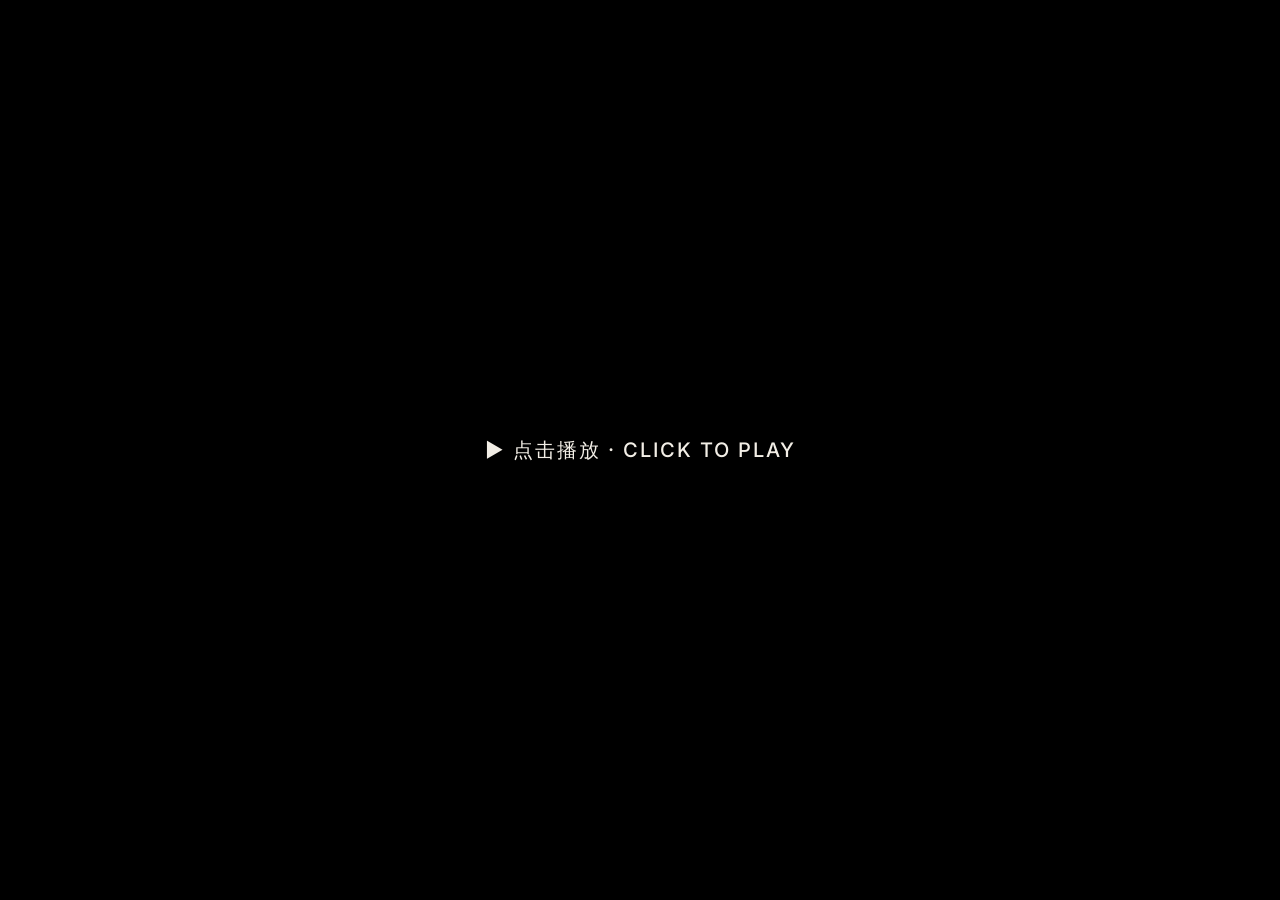
<file: claude-promo/index.html>
<!doctype html>
<html lang="zh-CN">
<head>
<meta charset="utf-8">
<meta name="viewport" content="width=device-width, initial-scale=1">
<title>Claude 前世今生</title>
<link rel="stylesheet" href="fonts/fonts.css">
<style>
  :root {
    --bg: #121110;
    --ink: #f2eee6;
    --muted: #a39e93;
    --faint: #6b665d;
    --accent: #d97757;
    --accent-2: #e8b08f;
    --line: rgba(242, 238, 230, 0.14);
    --zh-serif: "Noto Serif SC", "Source Serif 4", serif;
    --zh-sans: "Noto Sans SC", "Inter", sans-serif;
    --en-serif: "Source Serif 4", "Noto Serif SC", serif;
    --en-sans: "Inter", "Noto Sans SC", sans-serif;
    --mono: "JetBrains Mono", "Noto Sans SC", monospace;
  }
  * { box-sizing: border-box; margin: 0; padding: 0; }
  html, body { width: 100%; height: 100%; background: #000; overflow: hidden; }
  #stage {
    position: absolute; left: 0; top: 0; width: 1920px; height: 1080px;
    overflow: hidden; background: var(--bg); color: var(--ink);
    transform-origin: 0 0; font-family: var(--zh-sans);
    -webkit-font-smoothing: antialiased; text-rendering: geometricPrecision;
  }
  .abs { position: absolute; }
  .scene > * { will-change: transform, opacity; }
  canvas#bg { position: absolute; inset: 0; }
  #grain { position: absolute; inset: -64px; opacity: .45; pointer-events: none; }
  #vignette {
    position: absolute; inset: 0; pointer-events: none;
    background: radial-gradient(ellipse 75% 70% at 50% 48%, transparent 55%, rgba(0,0,0,.55) 100%);
  }
  #fade { position: absolute; inset: 0; background: #000; pointer-events: none; }

  /* chapter label */
  #chapter { left: 96px; top: 72px; display: flex; align-items: baseline; gap: 18px; }
  #chapter .num { font: 500 22px var(--mono); color: var(--accent); letter-spacing: .08em; }
  #chapter .zh { font: 500 24px var(--zh-serif); letter-spacing: .2em; }
  #chapter .en { font: 600 15px var(--en-sans); color: var(--muted); letter-spacing: .32em; }
  #brand { right: 96px; top: 76px; font: 600 14px var(--en-sans); letter-spacing: .34em; color: var(--faint); }

  /* subtitles */
  #sub { left: 0; right: 0; bottom: 64px; text-align: center; }
  #sub .zh { font: 500 34px/1.35 var(--zh-sans); letter-spacing: .06em; text-shadow: 0 2px 18px rgba(0,0,0,.8); }
  #sub .en { margin-top: 8px; font: italic 400 23px/1.3 var(--en-serif); color: var(--muted); text-shadow: 0 2px 14px rgba(0,0,0,.8); }

  /* S0 cold open */
  #s0term { left: 640px; top: 430px; }
  #s0term .l1 { font: 400 70px/1.2 var(--mono); white-space: pre; }
  #s0term .l1 .p { color: var(--accent); }
  #s0term .l2 { margin-top: 18px; padding-left: 84px; font: 400 34px/1.2 var(--mono); color: var(--muted); white-space: pre; }
  .caret { display: inline-block; width: .5em; height: .9em; background: var(--accent); vertical-align: -.08em; margin-left: .08em; }

  /* S1 history */
  #year { left: 130px; top: 300px; font: 600 250px/1 var(--en-serif); letter-spacing: -.02em; font-variant-numeric: tabular-nums lining-nums; }
  #s1div { left: 770px; top: 330px; width: 1px; height: 250px; background: var(--line); }
  .ms { left: 830px; top: 318px; width: 1000px; }
  .ms .t-zh { font: 700 68px/1.2 var(--zh-serif); letter-spacing: .02em; }
  .ms .t-en { margin-top: 6px; font: italic 400 36px/1.25 var(--en-serif); color: var(--accent-2); }
  .ms .d-zh { margin-top: 30px; font: 400 30px/1.4 var(--zh-sans); color: var(--ink); opacity: .88; }
  .ms .d-en { margin-top: 6px; font: 400 21px/1.4 var(--en-sans); color: var(--muted); letter-spacing: .01em; }
  .ms .note { margin-top: 20px; font: 500 22px/1.4 var(--zh-sans); color: var(--accent); letter-spacing: .04em; }
  .ms .note-en { margin-top: 2px; font: 500 16px/1.4 var(--en-sans); color: var(--accent); opacity: .75; letter-spacing: .02em; }
  #axis { left: 150px; top: 790px; width: 1620px; height: 60px; }
  #axis .base { position: absolute; left: 0; right: 0; top: 0; height: 1px; background: var(--line); }
  #axis .fill { position: absolute; left: 0; top: 0; height: 2px; margin-top: -.5px; background: linear-gradient(90deg, rgba(217,119,87,0), var(--accent)); }
  #axis .tick { position: absolute; top: -5px; width: 11px; height: 11px; margin-left: -5.5px; border-radius: 50%; border: 1.5px solid var(--faint); background: var(--bg); }
  #axis .tick.on { border-color: var(--accent-2); background: var(--accent-2); }
  #axis .lbl { position: absolute; top: 20px; width: 80px; margin-left: -40px; text-align: center; font: 500 16px var(--mono); color: var(--faint); }
  #axis .lbl.on { color: var(--ink); }
  #axis .lbl.up { top: -38px; }
  #axis .mark { position: absolute; top: -13px; width: 27px; height: 27px; margin-left: -13.5px; border-radius: 50%; border: 1.5px solid var(--accent); box-shadow: 0 0 24px rgba(217,119,87,.7); }

  /* S2 founding */
  #s2 .c { left: 0; right: 0; text-align: center; }
  #f-year { top: 236px; font: 500 30px var(--mono); color: var(--accent); letter-spacing: .5em; padding-left: .5em; }
  #f-name { top: 282px; font: 500 156px/1 var(--en-serif); letter-spacing: .04em; }
  #f-zh { top: 478px; font: 600 44px/1.3 var(--zh-serif); letter-spacing: .12em; }
  #f-en { top: 540px; font: italic 400 28px var(--en-serif); color: var(--muted); }
  #f-rule { top: 612px; left: 900px !important; width: 120px; height: 1px; background: var(--accent); }
  #f-mz { top: 642px; font: 500 38px/1.3 var(--zh-serif); color: var(--accent-2); letter-spacing: .08em; }
  #f-me { top: 698px; font: 400 23px var(--en-sans); color: var(--muted); letter-spacing: .02em; }
  #f-cai { top: 790px; font: 400 22px/1.5 var(--zh-sans); color: var(--muted); }
  #f-cai b { font-family: var(--mono); font-weight: 500; color: var(--accent); margin-right: 12px; }
  #f-cai .e { display: block; font: 400 17px var(--en-sans); color: var(--faint); }

  /* S3 models */
  .card { left: 150px; top: 236px; width: 1160px; }
  .card .date { font: 500 28px var(--mono); color: var(--accent); letter-spacing: .12em; }
  .card .name { margin-top: 10px; font: 600 164px/1.05 var(--en-serif); letter-spacing: -.015em; white-space: nowrap; }
  .card .name.m { font-size: 128px; }
  .card .name.l { font-size: 116px; }
  .card .zh { margin-top: 30px; font: 700 50px/1.3 var(--zh-serif); letter-spacing: .04em; }
  .card .en { margin-top: 8px; font: italic 400 30px/1.3 var(--en-serif); color: var(--muted); }
  .card .tags { margin-top: 28px; display: flex; gap: 12px; flex-wrap: wrap; }
  .card .tag { padding: 8px 18px; border: 1px solid var(--line); border-radius: 999px; font: 500 19px var(--en-sans); color: var(--ink); background: rgba(242,238,230,.04); letter-spacing: .02em; }
  #ctx { left: 1380px; top: 262px; width: 400px; }
  #ctx .k-zh { font: 600 22px var(--zh-serif); letter-spacing: .2em; }
  #ctx .k-en { margin-top: 6px; font: 600 13px var(--en-sans); color: var(--muted); letter-spacing: .32em; }
  #ctx .val { margin-top: 26px; font: 600 104px/1 var(--en-serif); font-variant-numeric: tabular-nums lining-nums; }
  #ctx .unit { margin-top: 8px; font: 400 20px var(--en-sans); color: var(--muted); }
  #ctx .bar { position: relative; margin-top: 30px; height: 6px; border-radius: 3px; background: rgba(242,238,230,.1); }
  #ctx .bar i { position: absolute; left: 0; top: 0; bottom: 0; border-radius: 3px; background: linear-gradient(90deg, #a8573d, var(--accent), var(--accent-2)); box-shadow: 0 0 18px rgba(217,119,87,.55); }
  #ctx .scale { position: relative; margin-top: 12px; height: 20px; font: 400 14px var(--mono); color: var(--faint); }
  #ctx .scale span { position: absolute; transform: translateX(-50%); }
  #ctx .scale span:last-child { transform: translateX(-100%); }
  #ctx .foot { margin-top: 18px; font: 400 14px var(--en-sans); color: var(--faint); letter-spacing: .04em; }
  #track { left: 150px; top: 836px; width: 1620px; height: 60px; }
  #track .base { position: absolute; left: 0; right: 0; top: 0; height: 1px; background: var(--line); }
  #track .fill { position: absolute; left: 0; top: -.5px; height: 2px; background: linear-gradient(90deg, rgba(217,119,87,.1), var(--accent)); }
  #track .n { position: absolute; top: -6px; width: 13px; height: 13px; margin-left: -6.5px; border-radius: 50%; border: 1.5px solid var(--faint); background: var(--bg); }
  #track .n.past { background: var(--ink); border-color: var(--ink); }
  #track .n.cur { background: var(--accent); border-color: var(--accent); box-shadow: 0 0 0 7px rgba(217,119,87,.18), 0 0 26px rgba(217,119,87,.8); }
  #track .l { position: absolute; top: 22px; width: 140px; margin-left: -70px; text-align: center; font: 500 16px var(--mono); color: var(--faint); }
  #track .l.cur { color: var(--ink); }

  /* S4 products */
  #p-head { left: 0; right: 0; top: 176px; text-align: center; }
  #p-head .zh { font: 700 58px var(--zh-serif); letter-spacing: .14em; }
  #p-head .en { margin-top: 8px; font: italic 400 28px var(--en-serif); color: var(--muted); }
  .tile { width: 390px; height: 214px; border-radius: 20px; padding: 26px 28px; border: 1px solid var(--line); background: rgba(242,238,230,.035); overflow: hidden; }
  .tile .hl { position: absolute; inset: -1px; border-radius: 20px; border: 1.5px solid var(--accent); background: radial-gradient(ellipse 90% 80% at 20% 0%, rgba(217,119,87,.22), rgba(217,119,87,0) 70%); opacity: 0; }
  .tile svg { position: relative; width: 40px; height: 40px; stroke: var(--ink); fill: none; stroke-width: 2; stroke-linecap: round; stroke-linejoin: round; }
  .tile .yr { position: absolute; right: 26px; top: 30px; font: 500 16px var(--mono); color: var(--faint); }
  .tile .nm { position: relative; margin-top: 18px; font: 600 30px var(--en-sans); letter-spacing: -.01em; }
  .tile .dz { position: relative; margin-top: 10px; font: 500 22px var(--zh-sans); color: var(--ink); opacity: .9; }
  .tile .de { position: relative; margin-top: 4px; font: 400 16px var(--en-sans); color: var(--muted); }

  /* S5 finale */
  #q { left: 0; right: 0; top: 430px; text-align: center; }
  #q .l1 { font: 400 64px/1.2 var(--mono); white-space: pre; }
  #q .l1 .p { color: var(--accent); }
  #q .l2 { margin-top: 14px; font: 400 30px var(--mono); color: var(--muted); }
  #logo { left: 0; right: 0; top: 400px; text-align: center; font: 500 220px/1 var(--en-serif); letter-spacing: .02em; }
  #tagline { left: 0; right: 0; top: 660px; text-align: center; }
  #tagline .zh { font: 600 36px var(--zh-serif); letter-spacing: .5em; padding-left: .5em; }
  #tagline .en { margin-top: 12px; font: 500 17px var(--en-sans); color: var(--muted); letter-spacing: .42em; padding-left: .42em; }
  #disc { left: 0; right: 0; top: 810px; text-align: center; font: 400 15px var(--en-sans); color: var(--faint); letter-spacing: .08em; }

  /* player chrome (browser viewing only) */
  #play { position: fixed; inset: 0; display: none; align-items: center; justify-content: center; background: rgba(0,0,0,.55); color: #f2eee6; font: 500 20px "Inter", sans-serif; letter-spacing: .1em; cursor: pointer; z-index: 5; }
  body.viewer #play { display: flex; }
  body.viewer.playing #play { display: none; }
</style>
</head>
<body>
<div id="stage">
  <canvas id="bg" width="1920" height="1080"></canvas>

  <!-- S0 · cold open -->
  <div id="s0" class="scene">
    <div id="s0term" class="abs">
      <div class="l1"><span class="p">&gt; </span><span id="s0a"></span><span class="caret" id="c0a"></span></div>
      <div class="l2"><span id="s0b"></span><span class="caret" id="c0b"></span></div>
    </div>
  </div>

  <!-- S1 · AI history -->
  <div id="s1" class="scene">
    <div id="year" class="abs">1950</div>
    <div id="s1div" class="abs"></div>
    <div id="msWrap"></div>
    <div id="axis" class="abs"><div class="base"></div><div class="fill"></div><div class="mark"></div></div>
  </div>

  <!-- S2 · founding -->
  <div id="s2" class="scene">
    <div id="f-year" class="abs c">2021</div>
    <div id="f-name" class="abs c">Anthropic</div>
    <div id="f-zh" class="abs c">一家 AI 安全与研究公司</div>
    <div id="f-en" class="abs c">An AI safety and research company</div>
    <div id="f-rule" class="abs"></div>
    <div id="f-mz" class="abs c">打造可靠、可解释、可引导的 AI 系统</div>
    <div id="f-me" class="abs c">Building reliable, interpretable, and steerable AI systems</div>
    <div id="f-cai" class="abs c"><b>2022</b>宪法 AI：用一套明确的原则，训练模型的价值观<span class="e">Constitutional AI — shaping a model's values with an explicit set of principles</span></div>
  </div>

  <!-- S3 · models -->
  <div id="s3" class="scene">
    <div id="cardWrap"></div>
    <div id="ctx" class="abs">
      <div class="k-zh">上下文窗口</div>
      <div class="k-en">CONTEXT WINDOW</div>
      <div class="val">9K</div>
      <div class="unit">tokens · 一次能读进的内容</div>
      <div class="bar"><i></i></div>
      <div class="scale"><span style="left:20%">10K</span><span style="left:60%">100K</span><span style="left:100%">1M</span></div>
      <div class="foot">log scale · 对数刻度</div>
    </div>
    <div id="track" class="abs"><div class="base"></div><div class="fill"></div></div>
  </div>

  <!-- S4 · products -->
  <div id="s4" class="scene">
    <div id="p-head" class="abs"><div class="zh">不止于对话</div><div class="en">Beyond conversation</div></div>
    <div id="tileWrap"></div>
  </div>

  <!-- S5 · finale -->
  <div id="s5" class="scene">
    <div id="q" class="abs">
      <div class="l1"><span class="p">&gt; </span><span id="qa"></span><span class="caret" id="cq"></span></div>
      <div class="l2">Can machines think?</div>
    </div>
    <div id="logo" class="abs">Claude</div>
    <div id="tagline" class="abs"><div class="zh">前世今生</div><div class="en">THE STORY SO FAR · 2021 — 2026</div></div>
    <div id="disc" class="abs">非官方致敬短片 · Unofficial fan-made tribute, not affiliated with or endorsed by Anthropic</div>
  </div>

  <div id="chapter" class="abs"><span class="num"></span><span class="zh"></span><span class="en"></span></div>
  <div id="brand" class="abs">CLAUDE · 前世今生</div>
  <div id="sub" class="abs"><div class="zh"></div><div class="en"></div></div>

  <canvas id="grain"></canvas>
  <div id="vignette"></div>
  <div id="fade"></div>
</div>
<div id="play">▶ 点击播放 · CLICK TO PLAY</div>

<script>
const W = 1920, H = 1080, DURATION = 91;
const $ = (s) => document.querySelector(s);

// ---------- timing helpers ----------
const clamp = (x, a = 0, b = 1) => Math.min(b, Math.max(a, x));
const lerp = (a, b, p) => a + (b - a) * p;
const ease = {
  lin: (p) => p,
  out: (p) => 1 - Math.pow(1 - p, 3),
  outQ: (p) => 1 - Math.pow(1 - p, 5),
  in: (p) => p * p * p,
  inOut: (p) => (p < 0.5 ? 4 * p * p * p : 1 - Math.pow(-2 * p + 2, 3) / 2),
};
const P = (t, a, b, e = ease.out) => e(clamp((t - a) / (b - a)));
const env = (t, a, b, fi = 0.6, fo = 0.5) => Math.min(P(t, a, a + fi), 1 - P(t, b - fo, b, ease.in));
const bump = (t, c, w) => ease.inOut(clamp(1 - Math.abs(t - c) / w));
function show(el, o, { x = 0, y = 0, s = 1, blur = 0 } = {}) {
  el.style.opacity = o.toFixed(4);
  el.style.visibility = o <= 0.001 ? "hidden" : "visible";
  el.style.transform = `translate(${x.toFixed(2)}px, ${y.toFixed(2)}px) scale(${s.toFixed(4)})`;
  el.style.filter = blur > 0.05 ? `blur(${blur.toFixed(2)}px)` : "none";
}
function mulberry32(a) {
  return () => {
    a |= 0; a = (a + 0x6d2b79f5) | 0;
    let t = Math.imul(a ^ (a >>> 15), 1 | a);
    t = (t + Math.imul(t ^ (t >>> 7), 61 | t)) ^ t;
    return ((t ^ (t >>> 14)) >>> 0) / 4294967296;
  };
}
function el(tag, cls, html) { const e = document.createElement(tag); if (cls) e.className = cls; if (html != null) e.innerHTML = html; return e; }

// ---------- content ----------
const SUBS = [
  [6.3, 15.8, "七十多年来，人类一直在追问同一个问题。", "For over seventy years, we have been chasing a single question."],
  [16.2, 25.7, "算力、数据与算法，一次次把答案推得更近。", "Compute, data and algorithms kept pulling the answer closer."],
  [26.4, 30.8, "2021 年，一群研究者决定换一种方式去回答它。", "In 2021, a group of researchers set out to answer it differently."],
  [31.2, 35.7, "他们相信：AI 越强大，就越需要被认真对待。", "They believed that the more powerful AI becomes, the more care it demands."],
  [36.4, 43.7, "他们把它命名为 Claude。", "They named it Claude."],
  [44.2, 51.7, "它学会了看懂图片、实时创作，也学会了操作电脑。", "It learned to see, to create — and to use a computer."],
  [52.2, 59.7, "它学会了先思考、再回答，还学会了写代码。", "It learned to think before it answers — and to write code."],
  [60.2, 71.6, "从几分钟的对话，到连续数小时的自主工作。", "From minutes of conversation to hours of autonomous work."],
  [72.4, 83.6, "今天，它在你的浏览器、终端和桌面里，与你一起工作。", "Today it works beside you — in your browser, your terminal, your desktop."],
  [86.4, 90.0, "也许更重要的是：它能和你一起思考。", "Perhaps what matters more: it thinks with you."],
];

const CHAPTERS = [
  [5.6, 26.0, "01", "缘起", "ORIGINS OF AI"],
  [26.2, 36.0, "02", "起点", "THE FOUNDING"],
  [36.2, 72.0, "03", "演进", "THE MODELS"],
  [72.2, 84.0, "04", "如今", "TODAY"],
];

const S1_T0 = 6, S1_STEP = 2.5;
const MILESTONES = [
  { y: 1950, zh: "图灵之问", en: "Turing's question", dz: "“机器能思考吗？”", de: "“Can machines think?”" },
  { y: 1956, zh: "“人工智能”诞生", en: "“Artificial Intelligence” gets its name", dz: "达特茅斯会议，一个学科从此开始", de: "The Dartmouth workshop launches a field" },
  { y: 1986, zh: "反向传播", en: "Backpropagation", dz: "神经网络学会了从错误中学习", de: "Neural networks learn from their mistakes" },
  { y: 1997, zh: "深蓝", en: "Deep Blue", dz: "计算机击败国际象棋世界冠军", de: "A computer defeats the world chess champion" },
  { y: 2012, zh: "深度学习爆发", en: "Deep learning takes off", dz: "AlexNet 在 ImageNet 上大幅领先", de: "AlexNet leaps ahead on ImageNet" },
  { y: 2016, up: true, zh: "AlphaGo · 第 37 手", en: "Move 37", dz: "AI 在围棋上战胜李世石", de: "AI defeats Lee Sedol at Go" },
  { y: 2017, zh: "Transformer", en: "“Attention Is All You Need”", dz: "今天大语言模型的核心架构", de: "The architecture behind today's large language models" },
  { y: 2020, zh: "规模定律", en: "Scaling laws", dz: "更大的模型、更多的数据，能力可预期地提升", de: "Bigger models and more data, predictably better", note: "作者中有多位未来的 Anthropic 联合创始人", noteEn: "Co-authored by several future Anthropic co-founders" },
];
const AX_Y0 = 1945, AX_Y1 = 2023;

const S3_T0 = 36, S3_STEP = 4;
const MODELS = [
  { d: "2023.03", n: "Claude", zh: "首次公开亮相", en: "The first public release", tags: ["Claude", "Claude Instant"], ctx: [9e3], tk: "Claude" },
  { d: "2023.07", n: "Claude 2", zh: "claude.ai 上线 · 一口气读完一整本书", en: "claude.ai opens — and reads a whole book in one go", tags: ["Claude 2", "Claude 2.1"], ctx: [1e5, 2e5], tk: "2" },
  { d: "2024.03", n: "Claude 3", zh: "三档家族，第一次“看见”世界", en: "A family of three — and it can see", tags: ["Haiku", "Sonnet", "Opus", "Vision"], ctx: [2e5], tk: "3" },
  { d: "2024.06", n: "Claude 3.5 Sonnet", zh: "Artifacts 实时创作 · 学会操作电脑", en: "Artifacts, and computer use", tags: ["Artifacts", "Computer Use"], ctx: [2e5], tk: "3.5" },
  { d: "2025.02", n: "Claude 3.7 Sonnet", zh: "混合推理：先思考，再回答", en: "Hybrid reasoning — it thinks before it answers", tags: ["Extended thinking", "Claude Code"], ctx: [2e5], tk: "3.7" },
  { d: "2025.05", n: "Claude 4", zh: "能连续工作数小时的智能体", en: "Agents that work for hours on end", tags: ["Opus 4", "Sonnet 4"], ctx: [2e5], tk: "4" },
  { d: "2025.09", n: "Claude 4.5", zh: "编程与智能体能力再上台阶", en: "A new high for coding and agents", tags: ["Sonnet 4.5", "Haiku 4.5", "Opus 4.5"], ctx: [2e5], tk: "4.5" },
  { d: "2026.02", n: "Claude 4.6 → 4.8", zh: "百万 token 上下文，迭代越来越快", en: "A million-token context, shipping faster than ever", tags: ["Opus 4.6", "Sonnet 4.6", "Opus 4.7", "Opus 4.8"], ctx: [1e6], tk: "4.6–4.8" },
  { d: "2026.06 — 09", n: "Claude 5", zh: "新一代：更聪明、更快、更自主", en: "A new generation — smarter, faster, more autonomous", tags: ["Sonnet 5", "Opus 5", "Fable 5.1", "Opus 5.5"], ctx: [1e6], tk: "5" },
];

const ICONS = {
  chat: '<path d="M7 8h26a4 4 0 0 1 4 4v13a4 4 0 0 1-4 4H19l-8 6v-6H7a4 4 0 0 1-4-4V12a4 4 0 0 1 4-4z"/><path d="M12 17h16M12 22h10"/>',
  art: '<rect x="5" y="4" width="24" height="32" rx="3"/><path d="M11 13h12M11 19h12M11 25h7"/><path d="M33 6v8M29 10h8"/>',
  cursor: '<path d="M9 5l0 28 7.5-7 5 11 5-2.3-5-10.7H32z"/>',
  mcp: '<circle cx="20" cy="20" r="5"/><circle cx="7" cy="8" r="3.5"/><circle cx="33" cy="8" r="3.5"/><circle cx="7" cy="32" r="3.5"/><circle cx="33" cy="32" r="3.5"/><path d="M9.5 10.5l6.5 6M30.5 10.5l-6.5 6M9.5 29.5l6.5-6M30.5 29.5l-6.5-6"/>',
  term: '<rect x="3" y="6" width="34" height="28" rx="4"/><path d="M10 15l6 5-6 5M19 26h10"/>',
  skill: '<path d="M20 5l15 7.5-15 7.5-15-7.5z"/><path d="M5 20l15 7.5 15-7.5"/><path d="M5 27.5L20 35l15-7.5"/>',
  globe: '<circle cx="20" cy="20" r="15"/><path d="M5 20h30M20 5c4.5 4.2 6.5 9.2 6.5 15S24.5 30.8 20 35c-4.5-4.2-6.5-9.2-6.5-15S15.5 9.2 20 5z"/>',
  folder: '<path d="M4 11a3 3 0 0 1 3-3h8l4 4h14a3 3 0 0 1 3 3v15a3 3 0 0 1-3 3H7a3 3 0 0 1-3-3z"/><path d="M13 22l4 4 9-9"/>',
};
const PRODUCTS = [
  { i: "chat", y: "2023", n: "claude.ai", dz: "随时随地对话", de: "Chat, anywhere" },
  { i: "art", y: "2024", n: "Artifacts", dz: "边聊边创作", de: "Create as you talk" },
  { i: "cursor", y: "2024", n: "Computer Use", dz: "像人一样操作电脑", de: "Uses a computer the way you do" },
  { i: "mcp", y: "2024", n: "MCP", dz: "连接任何工具与数据", de: "Connects to any tool or data" },
  { i: "term", y: "2025", n: "Claude Code", dz: "终端里的编程搭档", de: "A coding partner in your terminal" },
  { i: "skill", y: "2025", n: "Agent Skills", dz: "可复用的专业技能", de: "Reusable expertise, on demand" },
  { i: "globe", y: "2025", n: "Claude in Chrome", dz: "在浏览器里替你办事", de: "Gets things done in your browser" },
  { i: "folder", y: "2026", n: "Cowork", dz: "在桌面上与你协作", de: "Works with your files, on your desktop" },
];
const S4_T0 = 72;

// ---------- build DOM ----------
const msEls = MILESTONES.map((m) => {
  const e = el("div", "ms abs");
  e.append(el("div", "t-zh", m.zh), el("div", "t-en", m.en), el("div", "d-zh", m.dz), el("div", "d-en", m.de));
  if (m.note) e.append(el("div", "note", m.note), el("div", "note-en", m.noteEn));
  $("#msWrap").append(e);
  return e;
});
const axX = (y) => ((y - AX_Y0) / (AX_Y1 - AX_Y0)) * 1620;
const axTicks = MILESTONES.map((m) => {
  const t = el("div", "tick"); t.style.left = axX(m.y) + "px";
  const l = el("div", "lbl", String(m.y)); l.style.left = axX(m.y) + "px";
  if (m.up) l.classList.add("up");
  $("#axis").append(t, l);
  return [t, l];
});

const cardEls = MODELS.map((m) => {
  const e = el("div", "card abs");
  const name = el("div", "name", m.n);
  if (m.n.length > 14) name.classList.add("l"); else if (m.n.length > 9) name.classList.add("m");
  const tags = el("div", "tags");
  m.tags.forEach((t) => tags.append(el("span", "tag", t)));
  const parts = [el("div", "date", m.d), name, el("div", "zh", m.zh), el("div", "en", m.en), tags];
  e.append(...parts);
  $("#cardWrap").append(e);
  return { e, parts };
});
const trX = (i) => (i / (MODELS.length - 1)) * 1620;
const trEls = MODELS.map((m, i) => {
  const n = el("div", "n"); n.style.left = trX(i) + "px";
  const l = el("div", "l", m.tk); l.style.left = trX(i) + "px";
  $("#track").append(n, l);
  return [n, l];
});

const tileEls = PRODUCTS.map((p, j) => {
  const e = el("div", "tile abs");
  e.style.left = 135 + (j % 4) * 420 + "px";
  e.style.top = 330 + Math.floor(j / 4) * 244 + "px";
  const hl = el("div", "hl");
  e.append(hl, el("div", "", `<svg viewBox="0 0 40 40">${ICONS[p.i]}</svg>`), el("div", "yr", p.y), el("div", "nm", p.n), el("div", "dz", p.dz), el("div", "de", p.de));
  $("#tileWrap").append(e);
  return { e, hl };
});

// ---------- background ----------
const cv = $("#bg"), g = cv.getContext("2d");
const rnd = mulberry32(20210);
const NODES = Array.from({ length: 170 }, () => ({
  x: rnd() * W, y: rnd() * H, ph: rnd() * Math.PI * 2, sp: 0.15 + rnd() * 0.35, amp: 18 + rnd() * 40,
  r: 0.9 + rnd() * 1.9, born: rnd(), hot: rnd() < 0.12, ang: rnd() * Math.PI * 2, rad: 0.72 + rnd() * 0.38, dz: 0.3 + rnd() * 0.7,
}));

function drawBG(t) {
  g.globalCompositeOperation = "source-over";
  g.fillStyle = "#121110"; g.fillRect(0, 0, W, H);

  // warm ambient orb (grows through the model section)
  const pm = clamp((t - 36) / 36);
  const wOrb = env(t, 34.5, 84.5, 2.0, 1.0);
  if (wOrb > 0) {
    const cx = lerp(1500, 1380, pm), cy = 470, r = lerp(420, 760, pm);
    const gr = g.createRadialGradient(cx, cy, 0, cx, cy, r);
    gr.addColorStop(0, `rgba(217,119,87,${(0.10 + 0.14 * pm) * wOrb})`);
    gr.addColorStop(0.5, `rgba(217,119,87,${(0.035 + 0.05 * pm) * wOrb})`);
    gr.addColorStop(1, "rgba(217,119,87,0)");
    g.fillStyle = gr; g.fillRect(0, 0, W, H);
    const gr2 = g.createRadialGradient(260, 980, 0, 260, 980, 700);
    gr2.addColorStop(0, `rgba(120,140,170,${0.06 * wOrb})`); gr2.addColorStop(1, "rgba(120,140,170,0)");
    g.fillStyle = gr2; g.fillRect(0, 0, W, H);
  }

  // S1–S2 neural network
  const wNet = env(t, 4.8, 36.6, 1.6, 1.6);
  const grow = clamp((t - 5) / 20);
  const conv = P(t, 26, 29.5, ease.inOut) * (1 - P(t, 34.4, 36.6, ease.inOut));
  // S3–S4 drifting dust
  const wDust = env(t, 35.0, 84.6, 1.6, 1.0);
  // S5 converge
  const fin = P(t, 85.8, 89.0, ease.inOut);

  const pts = NODES.map((n) => {
    let x = n.x + Math.sin(t * n.sp + n.ph) * n.amp;
    let y = n.y + Math.cos(t * n.sp * 0.8 + n.ph * 1.3) * n.amp * 0.7;
    if (conv > 0) {
      const a = n.ang + t * 0.1;
      const rx = W / 2 + Math.cos(a) * 640 * n.rad, ry = 480 + Math.sin(a) * 330 * n.rad;
      x = lerp(x, rx, conv); y = lerp(y, ry, conv);
    }
    const vis = clamp((grow * 1.12 - n.born) / 0.06) * (n.born < 0.04 ? 1 : 1);
    return { x, y, v: vis * wNet, n };
  });

  if (wNet > 0.002) {
    g.lineWidth = 1;
    const D = 175;
    for (let i = 0; i < pts.length; i++) {
      const a = pts[i]; if (a.v <= 0) continue;
      for (let j = i + 1; j < pts.length; j++) {
        const b = pts[j]; if (b.v <= 0) continue;
        const dx = a.x - b.x, dy = a.y - b.y, d2 = dx * dx + dy * dy;
        if (d2 > D * D) continue;
        const k = Math.pow(1 - Math.sqrt(d2) / D, 1.6) * a.v * b.v;
        const hot = a.n.hot || b.n.hot;
        g.strokeStyle = hot ? `rgba(217,119,87,${0.42 * k})` : `rgba(242,238,230,${0.2 * k})`;
        g.beginPath(); g.moveTo(a.x, a.y); g.lineTo(b.x, b.y); g.stroke();
      }
    }
    for (const p of pts) {
      if (p.v <= 0) continue;
      const tw = 0.65 + 0.35 * Math.sin(t * 2.2 + p.n.ph * 3);
      g.fillStyle = p.n.hot ? `rgba(232,176,143,${0.95 * p.v * tw})` : `rgba(242,238,230,${0.6 * p.v * tw})`;
      g.beginPath(); g.arc(p.x, p.y, p.n.r * (p.n.hot ? 1.6 : 1), 0, Math.PI * 2); g.fill();
      if (p.n.hot) {
        const gg = g.createRadialGradient(p.x, p.y, 0, p.x, p.y, 16);
        gg.addColorStop(0, `rgba(217,119,87,${0.35 * p.v * tw})`); gg.addColorStop(1, "rgba(217,119,87,0)");
        g.fillStyle = gg; g.fillRect(p.x - 16, p.y - 16, 32, 32);
      }
    }
  }

  if (conv > 0.002) {
    g.save(); g.translate(960, 540); g.scale(1.55, 1);
    const dk = g.createRadialGradient(0, 0, 0, 0, 0, 430);
    dk.addColorStop(0, `rgba(18,17,16,${0.82 * conv})`); dk.addColorStop(0.7, `rgba(18,17,16,${0.55 * conv})`); dk.addColorStop(1, "rgba(18,17,16,0)");
    g.fillStyle = dk; g.fillRect(-700, -540, 1400, 1080); g.restore();
  }

  // dust field (models → products → finale)
  const wD = Math.max(wDust, env(t, 84.0, 90.6, 1.0, 1.0) * 0.8);
  if (wD > 0.002) {
    for (const n of NODES) {
      let x = ((n.x - t * 26 * n.dz) % W + W) % W;
      let y = n.y + Math.sin(t * 0.3 + n.ph) * 14;
      if (fin > 0) {
        const a = n.ang + t * 0.22, rr = lerp(900, 160 + 260 * n.rad, fin);
        x = lerp(x, W / 2 + Math.cos(a) * rr * 1.6, fin); y = lerp(y, 505 + Math.sin(a) * rr * 0.55, fin);
      }
      const al = (0.12 + 0.3 * n.dz) * wD * (n.hot ? 1.4 : 1);
      g.fillStyle = n.hot ? `rgba(232,176,143,${al})` : `rgba(242,238,230,${al * 0.7})`;
      g.beginPath(); g.arc(x, y, n.r * n.dz * 1.1, 0, Math.PI * 2); g.fill();
    }
  }

  // S4 faint grid
  const wGrid = env(t, 71.8, 84.2, 1.0, 0.7);
  if (wGrid > 0.002) {
    g.strokeStyle = `rgba(242,238,230,${0.035 * wGrid})`; g.lineWidth = 1;
    const off = (t * 12) % 60;
    g.beginPath();
    for (let x = -60 + off; x < W; x += 60) { g.moveTo(x + 0.5, 0); g.lineTo(x + 0.5, H); }
    for (let y = 0; y < H; y += 60) { g.moveTo(0, y + 0.5); g.lineTo(W, y + 0.5); }
    g.stroke();
  }

  // S5 glow behind the name
  const wEnd = env(t, 85.8, 90.8, 1.6, 1.0);
  if (wEnd > 0.002) {
    const pulse = 1 + 0.05 * Math.sin(t * 1.6);
    const gr = g.createRadialGradient(W / 2, 505, 0, W / 2, 505, 720 * pulse);
    gr.addColorStop(0, `rgba(217,119,87,${0.30 * wEnd})`);
    gr.addColorStop(0.45, `rgba(217,119,87,${0.08 * wEnd})`);
    gr.addColorStop(1, "rgba(217,119,87,0)");
    g.fillStyle = gr; g.fillRect(0, 0, W, H);
  }

  // cold-open pinpoint
  const w0 = env(t, 0.2, 5.8, 1.2, 0.6);
  if (w0 > 0) {
    const gr = g.createRadialGradient(960, 520, 0, 960, 520, 820);
    gr.addColorStop(0, `rgba(217,119,87,${0.08 * w0})`); gr.addColorStop(1, "rgba(217,119,87,0)");
    g.fillStyle = gr; g.fillRect(0, 0, W, H);
  }
}

// film grain: pre-baked tile, offset each frame
const grain = $("#grain");
grain.width = W + 128; grain.height = H + 128;
(() => {
  const gc = grain.getContext("2d"), tile = document.createElement("canvas");
  tile.width = tile.height = 256;
  const tc = tile.getContext("2d"), id = tc.createImageData(256, 256), r = mulberry32(99);
  for (let i = 0; i < id.data.length; i += 4) {
    const v = r() * 255; id.data[i] = id.data[i + 1] = id.data[i + 2] = v; id.data[i + 3] = 10;
  }
  tc.putImageData(id, 0, 0);
  gc.fillStyle = gc.createPattern(tile, "repeat"); gc.fillRect(0, 0, grain.width, grain.height);
})();

// ---------- scene renderers ----------
function typed(str, t, t0, dt) { const n = clamp(Math.floor((t - t0) / dt) + 1, 0, str.length); return t < t0 ? "" : str.slice(0, n); }

function renderS0(t) {
  const o = env(t, 0.3, 5.75, 0.5, 0.7);
  const out = P(t, 5.05, 5.75, ease.in);
  show($("#s0term"), o, { s: 1 + out * 0.05, blur: out * 10, y: -out * 10 });
  const A = "机器能思考吗？", B = "Can machines think?";
  $("#s0a").textContent = typed(A, t, 0.8, 0.17);
  $("#s0b").textContent = typed(B, t, 2.5, 0.065);
  const blink = Math.floor(t * 2.2) % 2 === 0 ? 1 : 0;
  const onA = t < 2.4, typingA = t > 0.8 && t < 2.0, typingB = t > 2.5 && t < 3.75;
  $("#c0a").style.opacity = onA ? (typingA ? 1 : blink) : 0;
  $("#c0b").style.opacity = !onA ? (typingB ? 1 : blink) : 0;
}

function renderS1(t) {
  const wS = env(t, 5.65, 26.2, 0.7, 0.6);
  const k = clamp(Math.floor((t - S1_T0) / S1_STEP), 0, MILESTONES.length - 1);
  const lt = t - S1_T0 - k * S1_STEP;
  let yr = MILESTONES[k].y;
  if (k > 0 && lt < 0.65) yr = Math.round(lerp(MILESTONES[k - 1].y, yr, P(lt, 0, 0.65, ease.inOut)));
  const yEl = $("#year");
  if (yEl.textContent !== String(yr)) yEl.textContent = yr;
  show(yEl, wS, { y: (1 - P(t, 5.65, 6.4)) * 30 });
  show($("#s1div"), wS, { y: 0 });
  MILESTONES.forEach((m, i) => {
    const a = S1_T0 + i * S1_STEP, b = a + S1_STEP;
    const last = i === MILESTONES.length - 1;
    const o = Math.min(env(t, a + 0.12, last ? 26.1 : b + 0.05, 0.45, 0.32), wS);
    const pin = P(t, a + 0.12, a + 0.75);
    const pout = last ? 0 : P(t, b - 0.32, b + 0.05, ease.in);
    show(msEls[i], o, { y: (1 - pin) * 34 - pout * 18, blur: (1 - pin) * 6 + pout * 5 });
  });
  const ax = $("#axis");
  show(ax, wS);
  const mx = axX(yr);
  ax.querySelector(".fill").style.width = mx + "px";
  ax.querySelector(".mark").style.left = mx + "px";
  axTicks.forEach(([tk, lb], i) => {
    const on = MILESTONES[i].y <= yr;
    tk.classList.toggle("on", on); lb.classList.toggle("on", i === k);
  });
}

function renderS2(t) {
  const end = 35.8;
  show($("#f-year"), env(t, 26.2, end, 0.6, 0.5), { y: (1 - P(t, 26.2, 26.9)) * 16 });
  const pn = P(t, 26.6, 28.2, ease.outQ);
  const nm = $("#f-name");
  nm.style.letterSpacing = lerp(0.3, 0.04, pn).toFixed(3) + "em";
  show(nm, env(t, 26.6, end, 1.1, 0.5), { blur: (1 - pn) * 14, s: lerp(1.04, 1, pn) });
  show($("#f-zh"), env(t, 27.9, end, 0.6, 0.5), { y: (1 - P(t, 27.9, 28.6)) * 18 });
  show($("#f-en"), env(t, 28.1, end, 0.6, 0.5), { y: (1 - P(t, 28.1, 28.8)) * 18 });
  const pr = P(t, 29.6, 30.4, ease.inOut);
  const rule = $("#f-rule"); rule.style.width = 120 * pr + "px"; rule.style.left = 960 - 60 * pr + "px";
  show(rule, env(t, 29.6, end, 0.3, 0.5));
  show($("#f-mz"), env(t, 30.0, end, 0.6, 0.5), { y: (1 - P(t, 30.0, 30.7)) * 18 });
  show($("#f-me"), env(t, 30.2, end, 0.6, 0.5), { y: (1 - P(t, 30.2, 30.9)) * 18 });
  show($("#f-cai"), env(t, 32.2, end, 0.7, 0.5), { y: (1 - P(t, 32.2, 33.0)) * 18 });
}

const log10 = Math.log10;
function ctxAt(t) {
  const i = clamp(Math.floor((t - S3_T0) / S3_STEP), 0, MODELS.length - 1);
  const a = S3_T0 + i * S3_STEP;
  const endOf = (m) => log10(m.ctx[m.ctx.length - 1]);
  const prev = i > 0 ? endOf(MODELS[i - 1]) : log10(MODELS[0].ctx[0]);
  const m = MODELS[i];
  let v = lerp(prev, log10(m.ctx[0]), P(t, a + 0.2, a + 1.2, ease.inOut));
  if (m.ctx.length > 1) v = lerp(v, log10(m.ctx[1]), P(t, a + 1.9, a + 2.9, ease.inOut));
  return v;
}
function fmtTokens(v) {
  const n = Math.pow(10, v);
  if (n >= 995000) return "1M";
  if (n >= 100000) return Math.round(n / 10000) * 10 + "K";
  return Math.round(n / 1000) + "K";
}

function renderS3(t) {
  const wS = env(t, 35.9, 72.1, 0.6, 0.5);
  const cur = clamp(Math.floor((t - S3_T0) / S3_STEP), 0, MODELS.length - 1);
  MODELS.forEach((m, i) => {
    const a = S3_T0 + i * S3_STEP, b = a + S3_STEP;
    const last = i === MODELS.length - 1;
    const bb = last ? 72.1 : b + 0.05;
    const o = Math.min(env(t, a + 0.05, bb, 0.3, 0.33), wS);
    const c = cardEls[i];
    if (o <= 0.001) { c.e.style.visibility = "hidden"; c.e.style.opacity = 0; return; }
    const pout = last ? P(t, 71.6, 72.1, ease.in) : P(t, b - 0.33, b + 0.05, ease.in);
    show(c.e, o, { x: -pout * 50, blur: pout * 6 });
    [0.05, 0.12, 0.35, 0.5, 0.65].forEach((d, k) => {
      const p = P(t, a + d, a + d + 0.6, ease.outQ);
      show(c.parts[k], p, { x: (1 - p) * (k === 1 ? 70 : 40), blur: (1 - p) * (k === 1 ? 10 : 4) });
    });
  });
  // context meter
  const cx = $("#ctx");
  show(cx, env(t, 36.3, 72.0, 0.7, 0.5), { x: (1 - P(t, 36.3, 37.1)) * 30 });
  const v = ctxAt(t);
  const txt = fmtTokens(v);
  const val = cx.querySelector(".val"); if (val.textContent !== txt) val.textContent = txt;
  cx.querySelector(".bar i").style.width = clamp((v - 3.5) / 2.5) * 100 + "%";
  // track
  const tr = $("#track");
  show(tr, env(t, 36.2, 72.0, 0.7, 0.5), { y: (1 - P(t, 36.2, 37.0)) * 20 });
  const a = S3_T0 + cur * S3_STEP;
  const fx = lerp(cur > 0 ? trX(cur - 1) : 0, trX(cur), P(t, a, a + 0.7, ease.inOut));
  tr.querySelector(".fill").style.width = fx + "px";
  trEls.forEach(([n, l], i) => {
    n.classList.toggle("past", i < cur); n.classList.toggle("cur", i === cur); l.classList.toggle("cur", i === cur);
  });
}

function renderS4(t) {
  const end = 84.0;
  show($("#p-head"), env(t, 72.3, end, 0.7, 0.5), { y: (1 - P(t, 72.3, 73.0)) * 20 });
  tileEls.forEach(({ e, hl }, j) => {
    const a = S4_T0 + 0.8 + 0.28 * j;
    const p = P(t, a, a + 0.6, ease.outQ);
    const o = Math.min(p, 1 - P(t, 83.3 + j * 0.03, 83.9 + j * 0.03, ease.in));
    show(e, o, { y: (1 - p) * 46, s: lerp(0.95, 1, p) });
    hl.style.opacity = bump(t, 76.2 + 0.85 * j, 0.95).toFixed(3);
  });
}

function renderS5(t) {
  const q = $("#q");
  const up = P(t, 85.85, 86.75, ease.inOut);
  const oq = Math.min(env(t, 84.0, 90.8, 0.3, 0.8), lerp(1, 0.42, up));
  show(q, oq, { y: -up * 250, s: lerp(1, 0.62, up) });
  $("#qa").textContent = typed("机器能思考吗？", t, 84.2, 0.14);
  const blink = Math.floor(t * 2.2) % 2 === 0 ? 1 : 0;
  $("#cq").style.opacity = t < 85.2 ? 1 : blink * (1 - up);
  show(q.querySelector(".l2"), P(t, 85.1, 85.6));
  const pl = P(t, 86.5, 88.1, ease.outQ);
  const lg = $("#logo");
  lg.style.letterSpacing = lerp(0.18, 0.02, pl).toFixed(3) + "em";
  show(lg, env(t, 86.5, 90.8, 1.2, 0.8), { blur: (1 - pl) * 18, y: (1 - pl) * 18 });
  show($("#tagline"), env(t, 87.2, 90.8, 0.9, 0.8), { y: (1 - P(t, 87.2, 88.0)) * 14 });
  show($("#disc"), env(t, 88.0, 90.8, 0.8, 0.8));
}

function renderChrome(t) {
  const ch = CHAPTERS.find(([a, b]) => t >= a - 0.1 && t <= b + 0.1);
  const c = $("#chapter");
  if (ch) {
    const [a, b, num, zh, en] = ch;
    if (c.dataset.k !== num) {
      c.dataset.k = num;
      c.querySelector(".num").textContent = num; c.querySelector(".zh").textContent = zh; c.querySelector(".en").textContent = en;
    }
    show(c, env(t, a, b, 0.6, 0.4), { x: (1 - P(t, a, a + 0.8)) * -16 });
  } else show(c, 0);
  show($("#brand"), env(t, 5.6, 84.0, 1.0, 0.6) * 0.9);

  const s = SUBS.find(([a, b]) => t >= a && t <= b);
  const sub = $("#sub");
  if (s) {
    if (sub.dataset.k !== String(s[0])) {
      sub.dataset.k = String(s[0]);
      sub.querySelector(".zh").textContent = s[2]; sub.querySelector(".en").textContent = s[3];
    }
    show(sub, env(t, s[0], s[1], 0.35, 0.35), { y: (1 - P(t, s[0], s[0] + 0.45)) * 8 });
  } else show(sub, 0);

  const fade = Math.max(1 - P(t, 0, 0.5, ease.lin), P(t, 90.1, 91.0, ease.inOut));
  $("#fade").style.opacity = fade.toFixed(4);
  const gt = Math.floor(t * 15) / 15;
  grain.style.transform = `translate(${-((gt * 997) % 64)}px, ${-((gt * 613) % 64)}px)`;
}

function seek(t) {
  t = clamp(t, 0, DURATION);
  drawBG(t);
  renderS0(t); renderS1(t); renderS2(t); renderS3(t); renderS4(t); renderS5(t);
  renderChrome(t);
}
window.seek = seek;
window.DURATION = DURATION;

// ---------- browser viewer (not used when rendering) ----------
const params = new URLSearchParams(location.search);
window.fontsReady = document.fonts.ready.then(() => seek(Number(params.get("t") || 0)));
if (!params.has("render")) {
  document.body.classList.add("viewer");
  const fit = () => {
    const s = Math.min(innerWidth / W, innerHeight / H);
    const st = $("#stage");
    st.style.transform = `scale(${s})`;
    st.style.left = (innerWidth - W * s) / 2 + "px"; st.style.top = (innerHeight - H * s) / 2 + "px";
  };
  addEventListener("resize", fit); fit();
  const audio = new Audio("music.m4a");
  let t0 = null;
  const loop = (now) => {
    if (t0 === null) return;
    const t = audio.readyState >= 2 && !audio.paused ? audio.currentTime : (now - t0) / 1000;
    seek(t);
    if (t < DURATION) requestAnimationFrame(loop); else { document.body.classList.remove("playing"); t0 = null; }
  };
  $("#play").addEventListener("click", () => {
    document.body.classList.add("playing");
    audio.currentTime = 0; audio.play().catch(() => {});
    t0 = performance.now(); requestAnimationFrame(loop);
  });
}
</script>
</body>
</html>
</file>
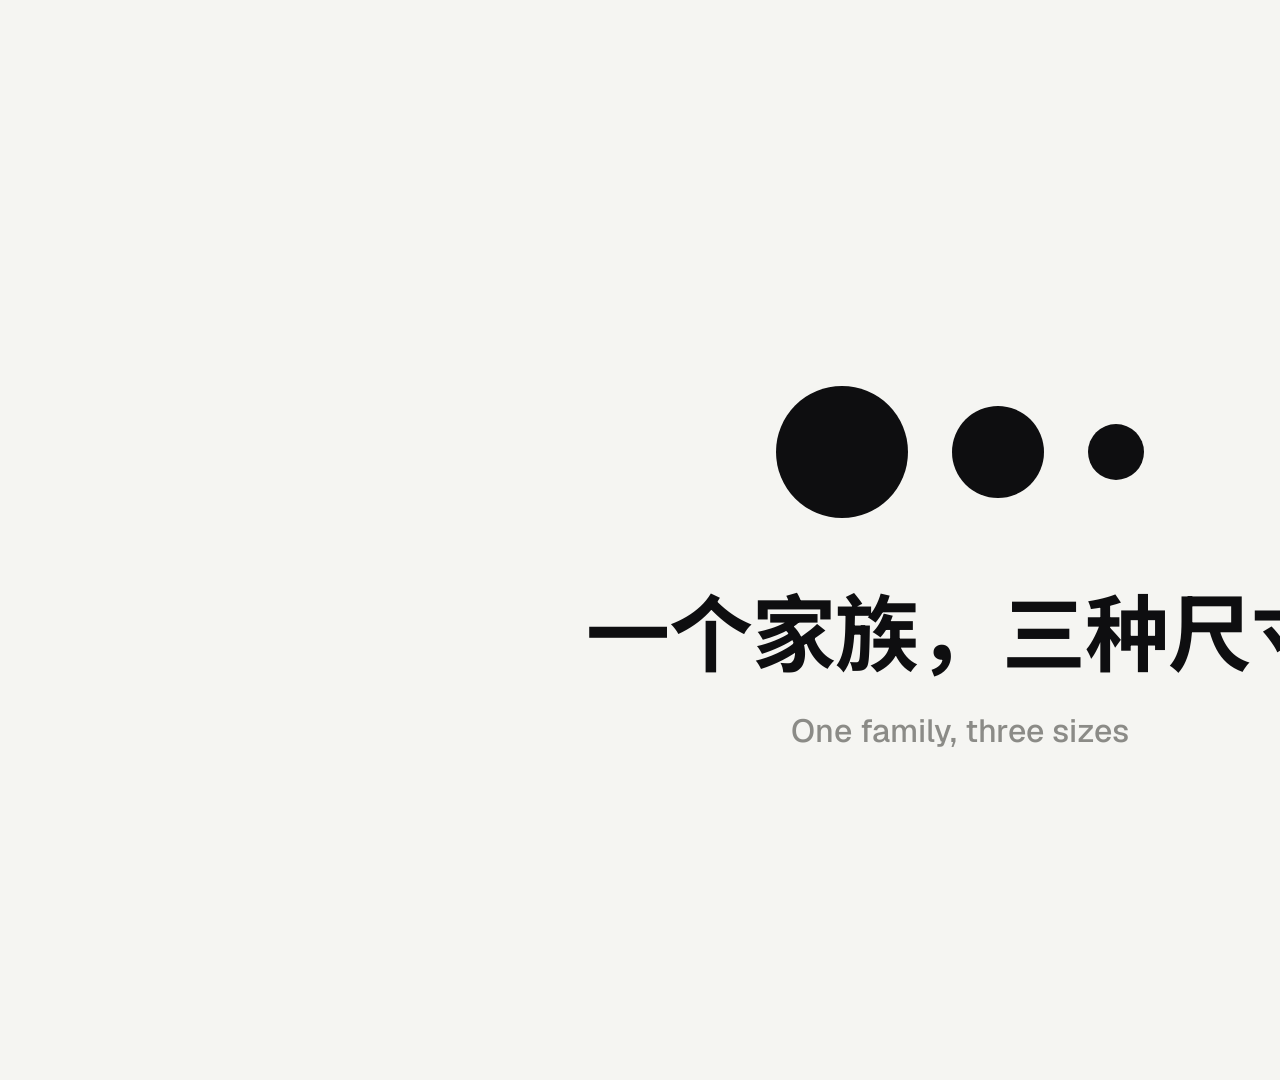
<file: claude-5-5-keynote/frames.html>
<!doctype html>
<html lang="zh-CN">
<head>
<meta charset="utf-8">
<title>Claude 5.5 Keynote Frames</title>
<link rel="stylesheet" href="fonts/fonts.css">
<style>
  :root {
    --paper: #f5f5f2;
    --ink: #0e0e10;
    --grey: #8b8b87;
    --grey2: #a3a39e;
    --bar1: #d4d4cf;
    --bar2: #e2e2dd;
    --opus: #ff5a1f;
    --sonnet: #2f5bff;
    --haiku: #cdf24f;
    --sans: "Geist", "Noto Sans SC", sans-serif;
    --mono: "Geist Mono", "Noto Sans SC", monospace;
  }
  html, body { margin: 0; background: #ddd; }
  #stage {
    position: relative; width: 1920px; height: 1080px; overflow: hidden;
    background: var(--paper); color: var(--ink); font-family: var(--sans);
    -webkit-font-smoothing: antialiased; font-feature-settings: "tnum" 1;
  }
  #stage * { box-sizing: border-box; }
  .scene { position: absolute; inset: 0; }
  .dot { position: absolute; border-radius: 50%; }

  /* Masked lines: text rises out of (or sinks into) the line's bottom edge. */
  .m { display: block; overflow: hidden; padding-bottom: .1em; margin-bottom: -.1em; }
  .m > span { display: block; will-change: transform; }

  .label { position: absolute; left: 160px; top: 136px; display: flex; align-items: center; gap: 16px;
           font: 600 30px/1 var(--sans); letter-spacing: -.01em; }
  .label i { width: 22px; height: 22px; border-radius: 50%; display: block; }
  .label span { color: var(--grey); font-weight: 500; }

  .hl { position: absolute; left: 160px; font: 700 112px/1.1 var(--sans); letter-spacing: -.03em; white-space: nowrap; }
  .hl .g { color: var(--grey2); }
  .en { position: absolute; left: 160px; font: 500 30px/1.45 var(--sans); color: var(--grey); letter-spacing: -.005em; }
  .foot { position: absolute; left: 160px; bottom: 72px; font: 500 20px/1 var(--mono); color: var(--grey2); letter-spacing: 0; }

  .bars .row { position: absolute; left: 160px; height: 64px; display: flex; align-items: center; }
  .bars .name { width: 280px; font: 600 32px/1 var(--sans); letter-spacing: -.015em; }
  .bars .bar { height: 64px; border-radius: 14px; transform-origin: left center; }
  .bars .val { margin-left: 28px; font: 700 44px/1 var(--sans); letter-spacing: -.03em; }
  .bars .dim .name, .bars .dim .val { color: var(--grey); }
  .bars .dim .val { font-size: 36px; font-weight: 600; }
</style>
</head>
<body>
<div id="stage"></div>
<script>
const W = 1920, H = 1080;
const stage = document.getElementById("stage");
const css = (n) => getComputedStyle(document.documentElement).getPropertyValue("--" + n).trim();

const clamp = (x, a = 0, b = 1) => Math.min(b, Math.max(a, x));
const seg = (p, a, b) => clamp((p - a) / (b - a));
const io3 = (t) => (t < 0.5 ? 4 * t * t * t : 1 - Math.pow(-2 * t + 2, 3) / 2);
const in3 = (t) => t * t * t;
const out3 = (t) => 1 - Math.pow(1 - t, 3);
const outExpo = (t) => (t >= 1 ? 1 : 1 - Math.pow(2, -10 * t));
const inBack = (t) => 2.7 * t * t * t - 1.7 * t * t;
// Closed-form spring (about 12% overshoot), so any frame can be drawn directly.
const spring = (t) => (t <= 0 ? 0 : t >= 1 ? 1 : 1 - Math.exp(-6.5 * t) * Math.cos(9.5 * t));
const lerp = (a, b, t) => a + (b - a) * t;
const mix = (c1, c2, t) => {
  const h = (c) => [1, 3, 5].map((i) => parseInt(c.slice(i, i + 2), 16));
  const a = h(c1), b = h(c2);
  return "rgb(" + a.map((v, i) => Math.round(lerp(v, b[i], t))).join(",") + ")";
};

const el = (html) => { const d = document.createElement("div"); d.className = "scene"; d.innerHTML = html; stage.appendChild(d); return d; };
// A masked headline line. `y` is the rise offset in % of the line height (0 = in place, 105 = hidden below).
const line = (text, cls = "", y = 0) => `<span class="m ${cls}"><span style="transform:translateY(${y}%)">${text}</span></span>`;
const label = (color, name, date) => `<div class="label"><i style="background:${color}"></i>${name}<span>${date}</span></div>`;
const dot = (cx, cy, d, color, extra = "") =>
  `<i class="dot" style="left:${cx - d / 2}px;top:${cy - d / 2}px;width:${d}px;height:${d}px;background:${color};${extra}"></i>`;
const ring = (cx, cy, d, color, w) =>
  `<i class="dot" style="left:${cx - d / 2}px;top:${cy - d / 2}px;width:${d}px;height:${d}px;box-shadow:inset 0 0 0 ${w}px ${color}"></i>`;

// "Claude 5.5" laid out once on a hidden line; each piece is then placed absolutely so it can rise on its own mask.
function measureTitle(size, cy) {
  const m = el(`<div style="position:absolute;visibility:hidden;white-space:nowrap;font:700 ${size}px/1 var(--sans);letter-spacing:-.05em">` +
    `<span id="m1">Claude 5</span><span id="ms" style="display:inline-block;width:.21em"></span><span id="m2">5</span>` +
    `<span id="mb" style="display:inline-block;width:0;height:0"></span></div>`);
  const box = m.firstChild;
  const w = box.getBoundingClientRect().width;
  box.style.left = (W - w) / 2 + "px";
  box.style.top = cy - size / 2 + "px";
  const r = (id) => m.querySelector("#" + id).getBoundingClientRect();
  const s = stage.getBoundingClientRect();
  const out = { size, a: r("m1"), slot: r("ms"), b: r("m2"), base: r("mb").bottom - s.top };
  for (const k of ["a", "slot", "b"]) out[k] = { x: out[k].left - s.left, y: out[k].top - s.top, w: out[k].width, h: out[k].height };
  m.remove();
  out.d = Math.round(size * 0.155);
  out.cx = out.slot.x + out.slot.w / 2;
  out.cy = out.base - out.d / 2;
  return out;
}
const titlePiece = (r, text, y, size) =>
  // line-height = the measured content-area height, so the glyphs sit exactly where they did on the measuring line.
  `<div style="position:absolute;overflow:hidden;left:${r.x}px;top:${r.y}px;height:${r.h}px;font:700 ${size}px/${r.h}px var(--sans);letter-spacing:-.05em;white-space:nowrap">` +
  `<span style="display:block;transform:translateY(${y}%)">${text}</span></div>`;

/* ---------------------------------------------------------------- scenes */

// Hook dots: big / medium / small, centred as one row.
const HOOK = (() => {
  const ds = [132, 92, 56], gap = 44, cy = 452;
  let x = W / 2 - (ds.reduce((a, b) => a + b) + gap * 2) / 2;
  return ds.map((d) => { const c = { cx: x + d / 2, cy, d }; x += d + gap; return c; });
})();

function hook(p = 1, sink = 0) {
  // p: entrance of the dots (spring pops on beats 1, 2, 3); sink: hook text going back into its mask.
  let h = "";
  HOOK.forEach((c, i) => {
    const s = spring(seg(p, i * 0.18, i * 0.18 + 0.55));
    h += dot(c.cx, c.cy, c.d * s, css("ink"));
  });
  const y = lerp(105, 0, outExpo(seg(p, 0.55, 1))) + 105 * in3(sink);
  h += `<div style="position:absolute;left:0;right:0;top:590px;text-align:center;font:700 84px/1.1 var(--sans);letter-spacing:-.01em">${line("一个家族，三种尺寸", "", y)}</div>`;
  h += `<div style="position:absolute;left:0;right:0;top:710px;text-align:center;font:500 32px/1.3 var(--sans);color:var(--grey)">${line("One family, three sizes", "", y)}</div>`;
  return el(h);
}

function title(p = 1, dotColor = css("opus")) {
  const T = measureTitle(272, 500);
  let h = titlePiece(T.a, "Claude 5", lerp(105, 0, outExpo(seg(p, 0, 0.6))), T.size);
  h += titlePiece(T.b, "5", lerp(105, 0, outExpo(seg(p, 0.25, 0.8))), T.size);
  h += dot(T.cx, T.cy, T.d, dotColor);
  const y = lerp(105, 0, outExpo(seg(p, 0.5, 1)));
  h += `<div style="position:absolute;left:0;right:0;top:720px;text-align:center;font:500 34px/1.3 var(--sans);color:var(--grey);letter-spacing:-.005em">` +
    line(`Opus 5.5 <span style="color:var(--bar1)">&nbsp;·&nbsp;</span> Sonnet 5.5 <span style="color:var(--bar1)">&nbsp;·&nbsp;</span> Haiku 5.5`, "", y) + `</div>`;
  return { node: el(h), T };
}

function opus(p = 1) {
  const y1 = lerp(105, 0, outExpo(seg(p, 0, 0.55))), y2 = lerp(105, 0, outExpo(seg(p, 0.15, 0.7))), y3 = lerp(105, 0, outExpo(seg(p, 0.35, 0.9)));
  return el(
    label(css("opus"), "Opus 5.5", "2026.09.22") +
    `<div class="hl" style="top:330px">${line("Fable 5.1 级的表现", "", y1)}${line("运行成本低 40%", "g", y2)}</div>` +
    `<div class="en" style="top:640px">${line("Fable 5.1-level performance on most work,", "", y3)}${line("at 40% lower running cost than Opus 5", "", y3)}</div>` +
    `<div class="foot">对比 Opus 5 · 来源 anthropic.com/claude-opus-5-5</div>`);
}

function chart() {
  const rows = [["Opus 5.5", 66.4, css("opus"), ""], ["Fable 5.1", 55.8, css("bar1"), "dim"], ["Opus 5", 52.3, css("bar2"), "dim"]];
  let h = label(css("opus"), "Opus 5.5", "2026.09.22");
  h += `<div style="position:absolute;left:160px;top:286px;font:700 64px/1 var(--sans);letter-spacing:-.03em">Terminal-Bench 4.0</div>`;
  h += `<div style="position:absolute;left:160px;top:372px;font:500 30px/1 var(--sans);color:var(--grey)">智能体编程 · Agentic coding</div>`;
  h += `<div class="bars">`;
  rows.forEach(([n, v, c, cls], i) => {
    h += `<div class="row ${cls}" style="top:${500 + i * 120}px"><div class="name">${n}</div>` +
      `<div class="bar" style="width:${v * 15}px;background:${c}"></div><div class="val">${v.toFixed(1)}%</div></div>`;
  });
  h += `</div><div class="foot">max effort · 来源 anthropic.com/claude-opus-5-5</div>`;
  return el(h);
}

function price() {
  return el(
    label(css("opus"), "Opus 5.5", "2026.09.22") +
    `<div style="position:absolute;left:0;right:0;top:300px;text-align:center"><span style="position:relative;display:inline-block;font:600 72px/1 var(--sans);color:var(--grey2);letter-spacing:-.03em">$5 / $25` +
    `<i style="position:absolute;left:-12px;right:-12px;top:50%;height:6px;margin-top:-3px;border-radius:3px;background:var(--opus)"></i></span></div>` +
    `<div style="position:absolute;left:0;right:0;top:410px;text-align:center;font:700 248px/1 var(--sans);letter-spacing:-.055em">$4 / $20</div>` +
    `<div style="position:absolute;left:0;right:0;top:712px;text-align:center;font:500 34px/1.3 var(--sans);color:var(--grey)">每百万 tokens · 输入 / 输出</div>` +
    `<div style="position:absolute;left:0;right:0;top:762px;text-align:center;font:500 26px/1.3 var(--sans);color:var(--grey2)">per million tokens, input / output</div>` +
    `<div class="foot">对比 Opus 5 · 来源 anthropic.com/claude-opus-5-5</div>`);
}

function sonnet() {
  const rows = [["Sonnet 5.5", 70.6, css("sonnet"), ""], ["Opus 5.5", 66.4, css("bar1"), "dim"]];
  let h = label(css("sonnet"), "Sonnet 5.5", "2026.09.28");
  h += `<div class="hl" style="top:250px;font-size:104px">${line("编程跑分超过 Opus 5.5")}${line("价格只要一半", "g")}</div>`;
  h += `<div style="position:absolute;left:160px;top:560px;font:500 28px/1 var(--sans);color:var(--grey)">Terminal-Bench 4.0</div><div class="bars">`;
  rows.forEach(([n, v, c, cls], i) => {
    h += `<div class="row ${cls}" style="top:${620 + i * 110}px"><div class="name">${n}</div>` +
      `<div class="bar" style="width:${v * 14}px;background:${c}"></div><div class="val">${v.toFixed(1)}%</div></div>`;
  });
  h += `</div><div class="foot">$2 / $10 vs $4 / $20 每百万 tokens · 来源 anthropic.com/claude-sonnet-5-5</div>`;
  return el(h);
}

function pokemon(p = 1) {
  const send = `<svg width="34" height="34" viewBox="0 0 24 24" fill="none" stroke="#fff" stroke-width="2.6" stroke-linecap="round" stroke-linejoin="round"><path d="M12 19V5M5.5 11.5 12 5l6.5 6.5"/></svg>`;
  let h = label(css("sonnet"), "Sonnet 5.5", "2026.09.28");
  h += `<div class="hl" style="top:250px;font-size:104px">${line("只看截图")}${line("通关《宝可梦 红》", "g")}</div>`;
  h += `<div style="position:absolute;left:160px;top:560px;width:1060px;height:116px;border-radius:58px;background:var(--ink);display:flex;align-items:center;padding:0 18px 0 52px;justify-content:space-between">` +
    `<span style="font:500 34px/1 var(--sans);color:#f5f5f2;letter-spacing:-.01em">Play Pokémon Red, screenshots only</span>` +
    `<span style="width:80px;height:80px;border-radius:50%;background:var(--sonnet);display:flex;align-items:center;justify-content:center">${send}</span></div>`;
  for (let i = 0; i < 8; i++) {
    const s = spring(seg(p, i * 0.08, i * 0.08 + 0.4));
    h += dot(160 + 22 + i * 64, 772, 44 * s, css("sonnet"));
  }
  h += `<div style="position:absolute;left:700px;top:756px;font:600 32px/1 var(--sans);letter-spacing:-.01em">8 / 8 <span style="color:var(--grey);font-weight:500">道馆徽章 · gym badges</span></div>`;
  h += `<div class="en" style="top:850px">The first Sonnet model to beat Pokémon Red working only from screenshots</div>`;
  h += `<div class="foot">来源 anthropic.com/claude-sonnet-5-5</div>`;
  return el(h);
}

function haiku() {
  const n = el(
    ring(W / 2, 330, 64, css("haiku"), 6) +
    `<div style="position:absolute;left:0;right:0;top:420px;text-align:center;font:700 200px/1 var(--sans);letter-spacing:-.05em;color:var(--paper)">Haiku 5.5</div>` +
    `<div style="position:absolute;left:0;right:0;top:680px;text-align:center;font:500 38px/1.3 var(--sans);color:#a3a39e">为高并发、低成本而生 · 未来几周内</div>` +
    `<div style="position:absolute;left:0;right:0;top:740px;text-align:center;font:500 28px/1.3 var(--sans);color:#6c6c69">Built for high-volume, cost-sensitive work · in the coming weeks</div>`);
  n.style.background = css("ink");
  return n;
}

function end() {
  const ds = [[132, "opus"], [92, "sonnet"], [56, "haiku"]], gap = 44, cy = 250;
  let x = W / 2 - (132 + 92 + 56 + gap * 2) / 2, h = "";
  for (const [d, k] of ds) {
    h += k === "haiku" ? ring(x + d / 2, cy, d, "#a9c92a", 6) : dot(x + d / 2, cy, d, css(k));
    x += d + gap;
  }
  const T = measureTitle(176, 488);
  h += titlePiece(T.a, "Claude 5", 0, T.size) + titlePiece(T.b, "5", 0, T.size) + dot(T.cx, T.cy, T.d, css("ink"));
  h += `<div style="position:absolute;left:0;right:0;top:640px;text-align:center;font:600 48px/1.2 var(--sans);letter-spacing:-.01em;color:var(--grey)">挑一个尺寸，开始构建</div>`;
  h += `<div style="position:absolute;left:0;right:0;top:740px;text-align:center;font:500 26px/1 var(--mono);color:var(--grey);white-space:pre">` +
    `claude-opus-5-5     claude-sonnet-5-5     <span style="font-family:var(--sans)">Haiku 5.5 即将推出</span></div>`;
  h += `<div style="position:absolute;left:0;right:0;bottom:64px;text-align:center;font:500 19px/1.6 var(--sans);color:var(--grey2)">` +
    `非官方致敬短片，与 Anthropic 无关联 · 数据来自 anthropic.com（2026 年 9 月）<br>Unofficial fan tribute, not affiliated with Anthropic</div>`;
  return el(h);
}

/* ------------------------------------------------------------ transitions */

// A: the hook's big dot becomes the decimal point of "Claude 5.5".
function morphA(p) {
  const T = measureTitle(272, 500);
  const sink = seg(p, 0, 0.3);
  let h = "";
  // Medium and small dots spring out; the big one travels and shrinks into the decimal slot.
  HOOK.slice(1).forEach((c, i) => { const s = 1 - inBack(seg(p, 0.05 + i * 0.06, 0.3 + i * 0.06)); h += dot(c.cx, c.cy, c.d * Math.max(0, s), css("ink")); });
  const t = io3(seg(p, 0.15, 0.62));
  const c = HOOK[0];
  h += dot(lerp(c.cx, T.cx, t), lerp(c.cy, T.cy, t), lerp(c.d, T.d, t), mix(css("ink"), css("opus"), seg(p, 0.45, 0.65)));
  const yt = 105 * in3(sink);
  h += `<div style="position:absolute;left:0;right:0;top:590px;text-align:center;font:700 84px/1.1 var(--sans);letter-spacing:-.01em">${line("一个家族，三种尺寸", "", yt)}</div>`;
  h += `<div style="position:absolute;left:0;right:0;top:710px;text-align:center;font:500 32px/1.3 var(--sans);color:var(--grey)">${line("One family, three sizes", "", yt)}</div>`;
  const q = seg(p, 0.45, 1);
  h += titlePiece(T.a, "Claude 5", lerp(105, 0, outExpo(seg(q, 0, 0.6))), T.size);
  h += titlePiece(T.b, "5", lerp(105, 0, outExpo(seg(q, 0.25, 0.8))), T.size);
  const y = lerp(105, 0, outExpo(seg(q, 0.5, 1)));
  h += `<div style="position:absolute;left:0;right:0;top:720px;text-align:center;font:500 34px/1.3 var(--sans);color:var(--grey);letter-spacing:-.005em">` +
    line(`Opus 5.5 <span style="color:var(--bar1)">&nbsp;·&nbsp;</span> Sonnet 5.5 <span style="color:var(--bar1)">&nbsp;·&nbsp;</span> Haiku 5.5`, "", y) + `</div>`;
  el(h);
}

// B: the orange decimal point floods the frame, then contracts into the Opus label dot, revealing the chapter.
function morphB(p) {
  const far = (x, y) => Math.max(...[[0, 0], [W, 0], [0, H], [W, H]].map(([a, b]) => Math.hypot(a - x, b - y))) + 4;
  if (p < 0.5) {
    const { T } = title(1);
    const R = lerp(T.d / 2, far(T.cx, T.cy), in3(seg(p, 0, 0.45)));
    el(dot(T.cx, T.cy, R * 2, css("opus")));
  } else {
    const q = seg(p, 0.5, 1);
    opus(seg(q, 0.35, 1));
    const lx = 171, ly = 151;
    const R = lerp(far(lx, ly), 11, out3(seg(q, 0, 0.75)));
    el(dot(lx, ly, R * 2, css("opus")));
  }
}

const FRAMES = { hook, title: () => title(1), opus, chart, price, sonnet, pokemon, haiku, end, morphA, morphB };

window.show = async (name, p = 1) => {
  await document.fonts.ready;
  stage.innerHTML = "";
  FRAMES[name](p);
};
const q = new URLSearchParams(location.search);
window.ready = window.show(q.get("f") || "hook", q.has("p") ? Number(q.get("p")) : 1);
</script>
</body>
</html>
</file>
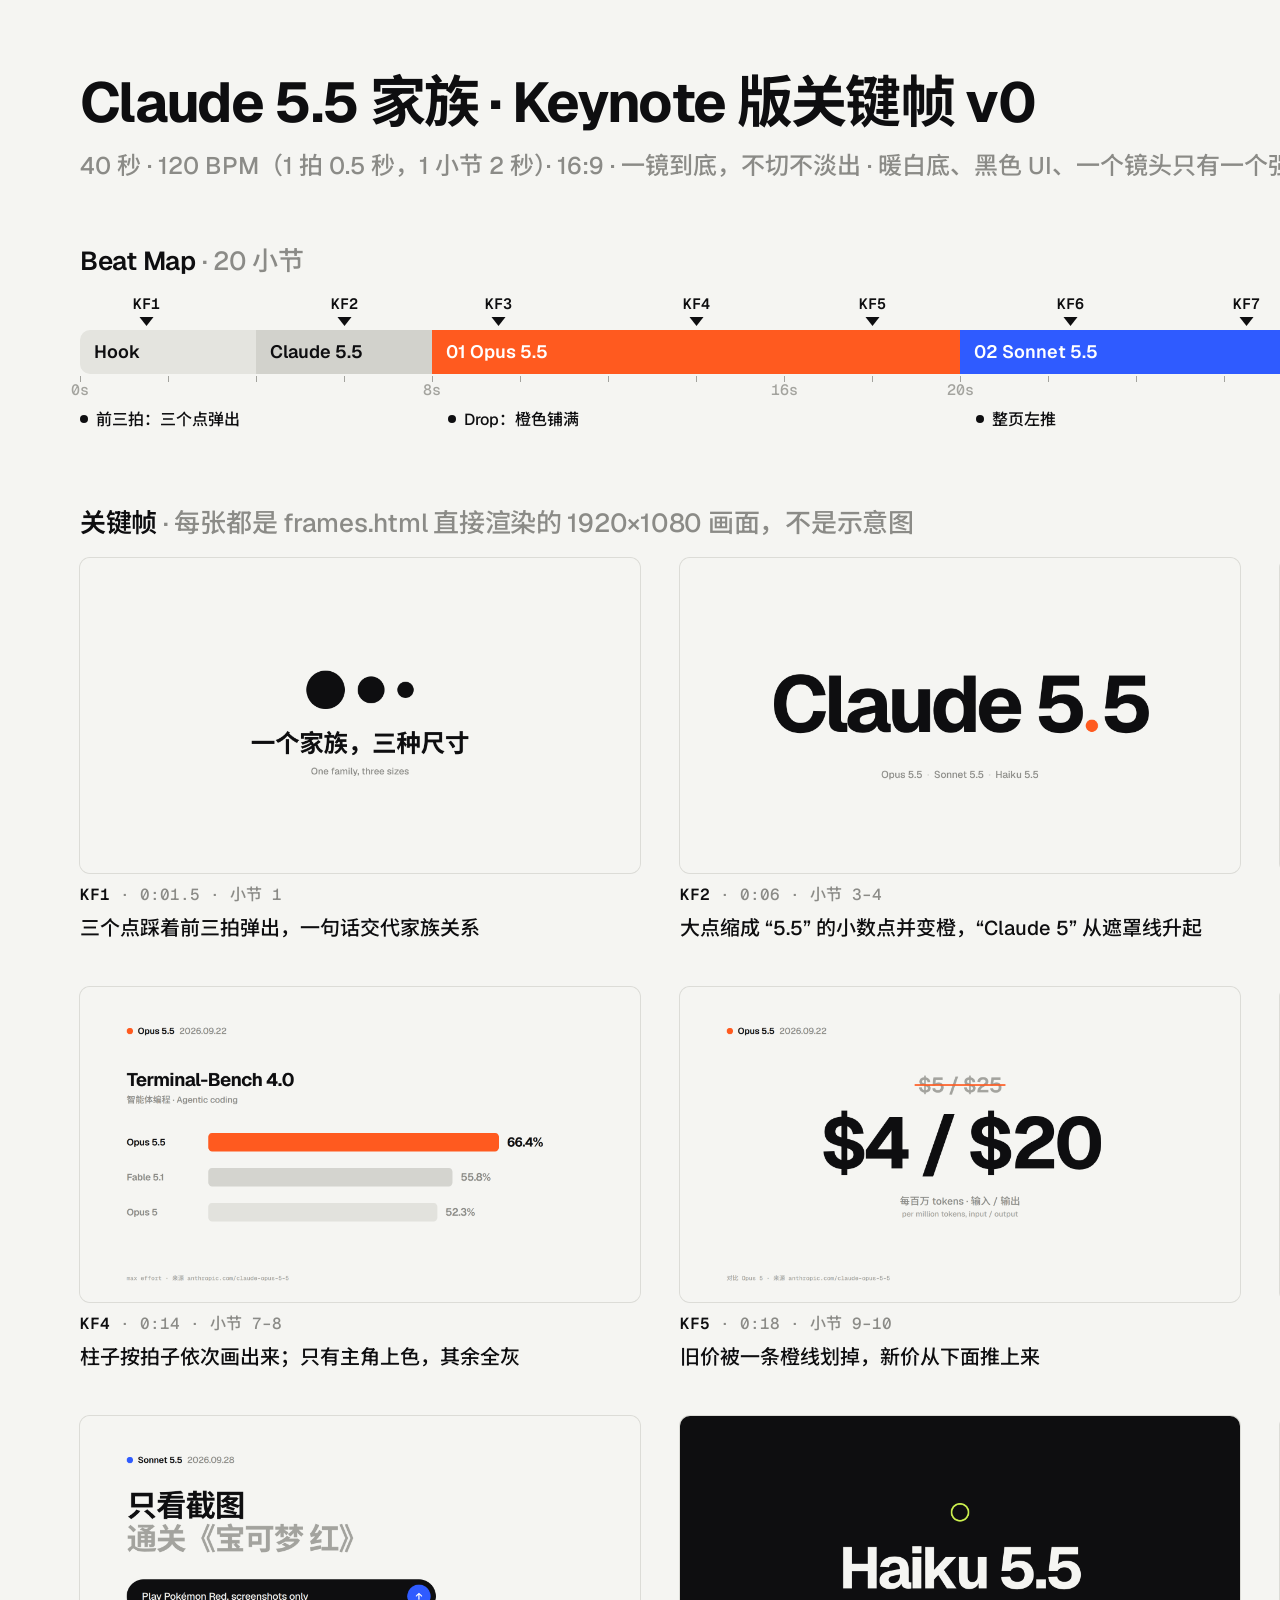
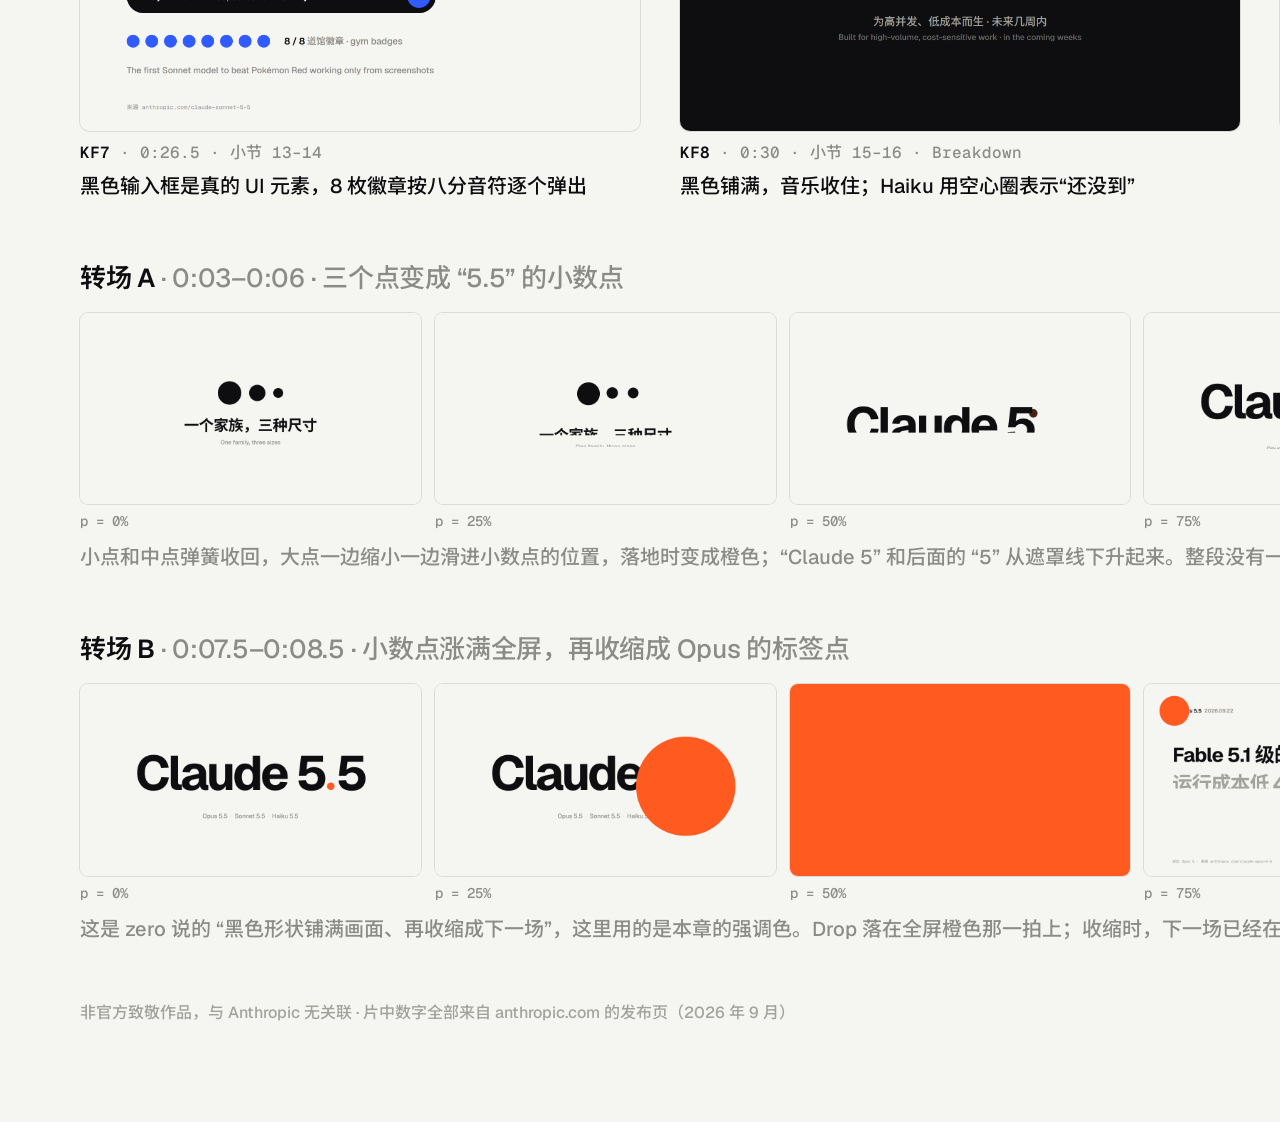
<file: claude-5-5-keynote/sheet.html>
<!doctype html>
<html lang="zh-CN">
<head>
<meta charset="utf-8">
<title>Claude 5.5 Keynote Storyboard</title>
<link rel="stylesheet" href="fonts/fonts.css">
<style>
  :root {
    --paper: #f5f5f2; --ink: #0e0e10; --grey: #8b8b87; --grey2: #a3a39e; --line: #dcdcd7;
    --opus: #ff5a1f; --sonnet: #2f5bff; --haiku: #cdf24f;
    --sans: "Geist", "Noto Sans SC", sans-serif; --mono: "Geist Mono", "Noto Sans SC", monospace;
  }
  * { box-sizing: border-box; }
  body { margin: 0; width: 1920px; background: var(--paper); color: var(--ink); font-family: var(--sans);
         -webkit-font-smoothing: antialiased; padding: 72px 80px 80px; }
  h1 { font: 700 56px/1.1 var(--sans); letter-spacing: -.03em; margin: 0; }
  .sub { font: 500 24px/1.5 var(--sans); color: var(--grey); margin: 14px 0 0; }
  h2 { font: 600 26px/1 var(--sans); letter-spacing: -.01em; margin: 64px 0 22px; }
  h2 span { color: var(--grey); font-weight: 500; }

  /* Beat map: 40 s, 20 bars of 2 s. */
  .map { position: relative; height: 150px; }
  .map .track { position: absolute; left: 0; right: 0; top: 34px; height: 44px; display: flex; border-radius: 10px; overflow: hidden; }
  .map .track div { height: 100%; display: flex; align-items: center; padding-left: 14px; font: 600 18px/1 var(--sans); white-space: nowrap; }
  .map .tick { position: absolute; top: 86px; font: 500 15px/1 var(--mono); color: var(--grey2); transform: translateX(-50%); }
  .map .bar { position: absolute; top: 80px; width: 1px; height: 6px; background: var(--grey2); }
  .map .kf { position: absolute; top: 0; transform: translateX(-50%); font: 600 15px/1 var(--mono); }
  .map .kf::after { content: ""; position: absolute; left: 50%; top: 21px; width: 0; height: 0; margin-left: -7px;
                    border: 7px solid transparent; border-top: 9px solid var(--ink); border-bottom: 0; }
  .map .cue { position: absolute; top: 116px; font: 500 16px/1 var(--sans); color: var(--ink); }
  .map .cue::before { content: ""; display: inline-block; width: 8px; height: 8px; border-radius: 50%; background: var(--ink); margin-right: 8px; vertical-align: 2px; }

  .grid { display: grid; grid-template-columns: repeat(3, 1fr); gap: 44px 40px; }
  .card img { display: block; width: 100%; border-radius: 10px; box-shadow: 0 0 0 1px var(--line); }
  .meta { margin-top: 14px; font: 500 16px/1 var(--mono); color: var(--grey); }
  .meta b { color: var(--ink); font-weight: 600; }
  .desc { margin-top: 10px; font: 500 20px/1.5 var(--sans); }

  .strip { display: grid; grid-template-columns: repeat(5, 1fr); gap: 14px; }
  .strip img { display: block; width: 100%; border-radius: 8px; box-shadow: 0 0 0 1px var(--line); }
  .strip .meta { margin-top: 10px; font-size: 14px; }
  .note { font: 500 20px/1.5 var(--sans); color: var(--grey); margin: 14px 0 0; }
  .foot { margin-top: 56px; font: 500 16px/1.6 var(--sans); color: var(--grey2); }
</style>
</head>
<body>
  <h1>Claude 5.5 家族 · Keynote 版关键帧 v0</h1>
  <p class="sub">40 秒 · 120 BPM（1 拍 0.5 秒，1 小节 2 秒）· 16:9 · 一镜到底，不切不淡出 · 暖白底、黑色 UI、一个镜头只有一个强调色</p>

  <h2>Beat Map <span>· 20 小节</span></h2>
  <div class="map" id="map"></div>

  <h2>关键帧 <span>· 每张都是 frames.html 直接渲染的 1920×1080 画面，不是示意图</span></h2>
  <div class="grid" id="grid"></div>

  <h2>转场 A <span>· 0:03–0:06 · 三个点变成 “5.5” 的小数点</span></h2>
  <div class="strip" id="sa"></div>
  <p class="note">小点和中点弹簧收回，大点一边缩小一边滑进小数点的位置，落地时变成橙色；“Claude 5” 和后面的 “5” 从遮罩线下升起来。整段没有一帧是淡入淡出。</p>

  <h2>转场 B <span>· 0:07.5–0:08.5 · 小数点涨满全屏，再收缩成 Opus 的标签点</span></h2>
  <div class="strip" id="sb"></div>
  <p class="note">这是 zero 说的 “黑色形状铺满画面、再收缩成下一场”，这里用的是本章的强调色。Drop 落在全屏橙色那一拍上；收缩时，下一场已经在底下了。</p>

  <p class="foot">非官方致敬作品，与 Anthropic 无关联 · 片中数字全部来自 anthropic.com 的发布页（2026 年 9 月）</p>

<script>
const KF = [
  ["kf1-hook", "0:01.5", "小节 1", "三个点踩着前三拍弹出，一句话交代家族关系"],
  ["kf2-title", "0:06", "小节 3–4", "大点缩成 “5.5” 的小数点并变橙，“Claude 5” 从遮罩线升起"],
  ["kf3-opus", "0:09.5", "小节 5 · Drop", "Opus 章：结论黑、补充灰，Keynote 式双色标题"],
  ["kf4-chart", "0:14", "小节 7–8", "柱子按拍子依次画出来；只有主角上色，其余全灰"],
  ["kf5-price", "0:18", "小节 9–10", "旧价被一条橙线划掉，新价从下面推上来"],
  ["kf6-sonnet", "0:22.5", "小节 11–12", "整页左推进入 Sonnet：跑分反超，价格减半"],
  ["kf7-pokemon", "0:26.5", "小节 13–14", "黑色输入框是真的 UI 元素，8 枚徽章按八分音符逐个弹出"],
  ["kf8-haiku", "0:30", "小节 15–16 · Breakdown", "黑色铺满，音乐收住；Haiku 用空心圈表示“还没到”"],
  ["kf9-end", "0:36", "小节 17–20", "黑色收缩回三个点，落版停留最后 15%"],
];
document.getElementById("grid").innerHTML = KF.map(([f, t, b, d], i) =>
  `<div class="card"><img src="storyboard/${f}.png"><div class="meta"><b>KF${i + 1}</b> · ${t} · ${b}</div><div class="desc">${d}</div></div>`).join("");
for (const [id, name] of [["sa", "morphA"], ["sb", "morphB"]])
  document.getElementById(id).innerHTML = [0, 25, 50, 75, 100].map((p, i) =>
    `<div><img src="storyboard/${name}-${i + 1}.png"><div class="meta">p = ${p}%</div></div>`).join("");

// Beat map
const map = document.getElementById("map"), W = 1760, S = 40, X = (t) => (t / S) * W;
const css = (n) => getComputedStyle(document.documentElement).getPropertyValue("--" + n).trim();
const chapters = [
  [0, 4, "Hook", "#e4e4df", "var(--ink)"], [4, 8, "Claude 5.5", "#d2d2cc", "var(--ink)"],
  [8, 20, "01 Opus 5.5", css("opus"), "#fff"], [20, 28, "02 Sonnet 5.5", css("sonnet"), "#fff"],
  [28, 32, "03 Haiku", css("ink"), css("haiku")], [32, 40, "落版", "#e4e4df", "var(--ink)"],
];
let h = `<div class="track">` + chapters.map(([a, b, n, bg, fg]) => `<div style="width:${X(b - a)}px;background:${bg};color:${fg}">${n}</div>`).join("") + `</div>`;
for (let s = 0; s <= 40; s += 2) h += `<i class="bar" style="left:${X(s)}px"></i>`;
for (const s of [0, 8, 16, 20, 28, 32, 40]) h += `<span class="tick" style="left:${X(s)}px">${s}s</span>`;
[1.5, 6, 9.5, 14, 18, 22.5, 26.5, 30, 36].forEach((t, i) => (h += `<span class="kf" style="left:${X(t)}px">KF${i + 1}</span>`));
for (const [t, n] of [[0, "前三拍：三个点弹出"], [8, "Drop：橙色铺满"], [20, "整页左推"], [28, "Breakdown"], [32, "副歌 · 落版"]])
  h += `<span class="cue" style="left:${X(t) + (t ? 16 : 0)}px">${n}</span>`;
map.innerHTML = h;
</script>
</body>
</html>
</file>
<file: claude-5-5-keynote/fonts/fonts.css>
@font-face { font-family: 'Geist'; font-style: normal; font-weight: 400 800; font-display: block; src: url('geist-400-800.woff2') format('woff2'); }
@font-face { font-family: 'Noto Sans SC'; font-style: normal; font-weight: 400 900; font-display: block; src: url('noto-sans-sc-400-900.woff2') format('woff2'); }
@font-face { font-family: 'Geist Mono'; font-style: normal; font-weight: 400 600; font-display: block; src: url('geist-mono-400-600.woff2') format('woff2'); }
</file>
<file: claude-5-5/fonts/fonts.css>
@font-face { font-family: 'Inter Tight'; font-style: normal; font-weight: 400 900; font-display: block; src: url('inter-tight-400-900.woff2') format('woff2'); }
@font-face { font-family: 'Noto Sans SC'; font-style: normal; font-weight: 400 900; font-display: block; src: url('noto-sans-sc-400-900.woff2') format('woff2'); }
@font-face { font-family: 'JetBrains Mono'; font-style: normal; font-weight: 400 700; font-display: block; src: url('jetbrains-mono-400-700.woff2') format('woff2'); }
</file>
<file: claude-promo/fonts/fonts.css>
@font-face { font-family: 'Noto Serif SC'; font-style: normal; font-weight: 500 700; font-display: block; src: url('noto-serif-sc-500-700.woff2') format('woff2'); }
@font-face { font-family: 'Noto Sans SC'; font-style: normal; font-weight: 400 500; font-display: block; src: url('noto-sans-sc-400-500.woff2') format('woff2'); }
@font-face { font-family: 'Source Serif 4'; font-style: italic; font-weight: 400; font-display: block; src: url('source-serif-4-400i.woff2') format('woff2'); }
@font-face { font-family: 'Source Serif 4'; font-style: normal; font-weight: 400 600; font-display: block; src: url('source-serif-4-400-600.woff2') format('woff2'); }
@font-face { font-family: 'Inter'; font-style: normal; font-weight: 400 600; font-display: block; src: url('inter-400-600.woff2') format('woff2'); }
@font-face { font-family: 'JetBrains Mono'; font-style: normal; font-weight: 400 500; font-display: block; src: url('jetbrains-mono-400-500.woff2') format('woff2'); }
</file>
